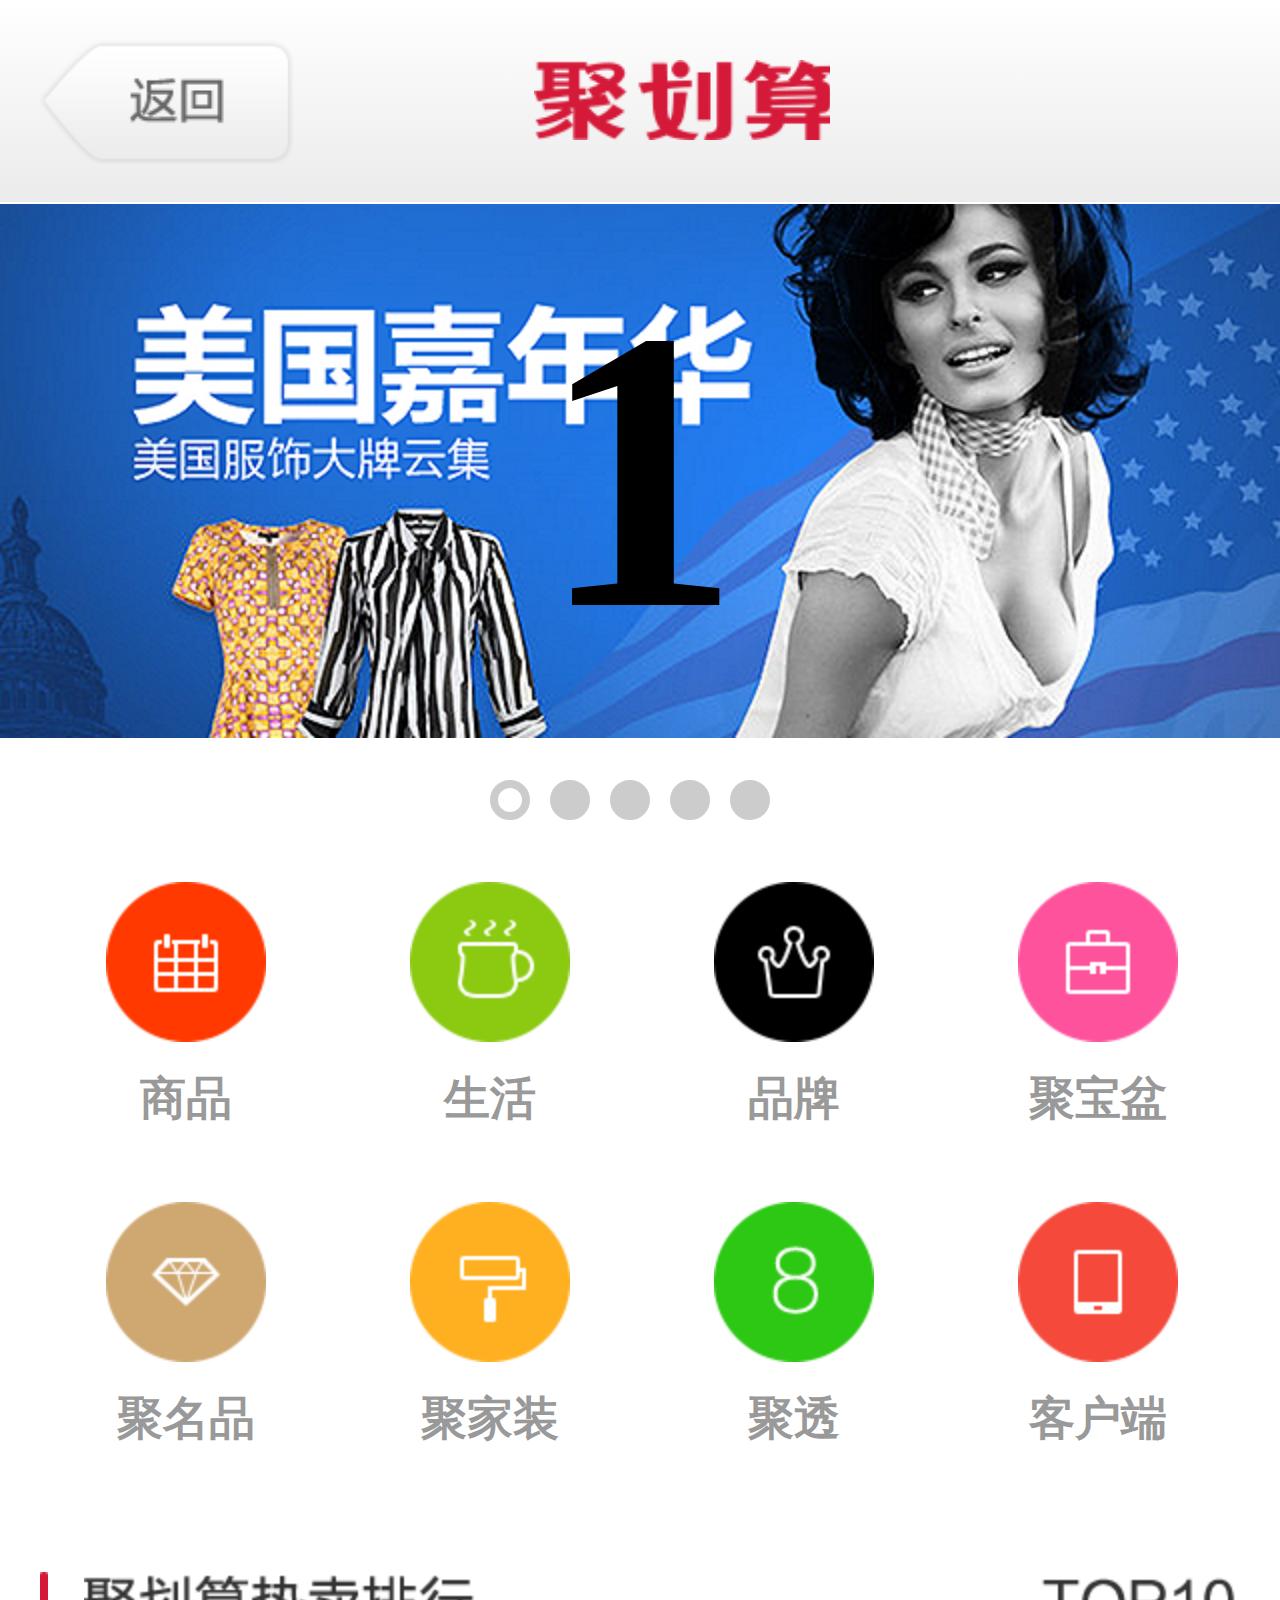
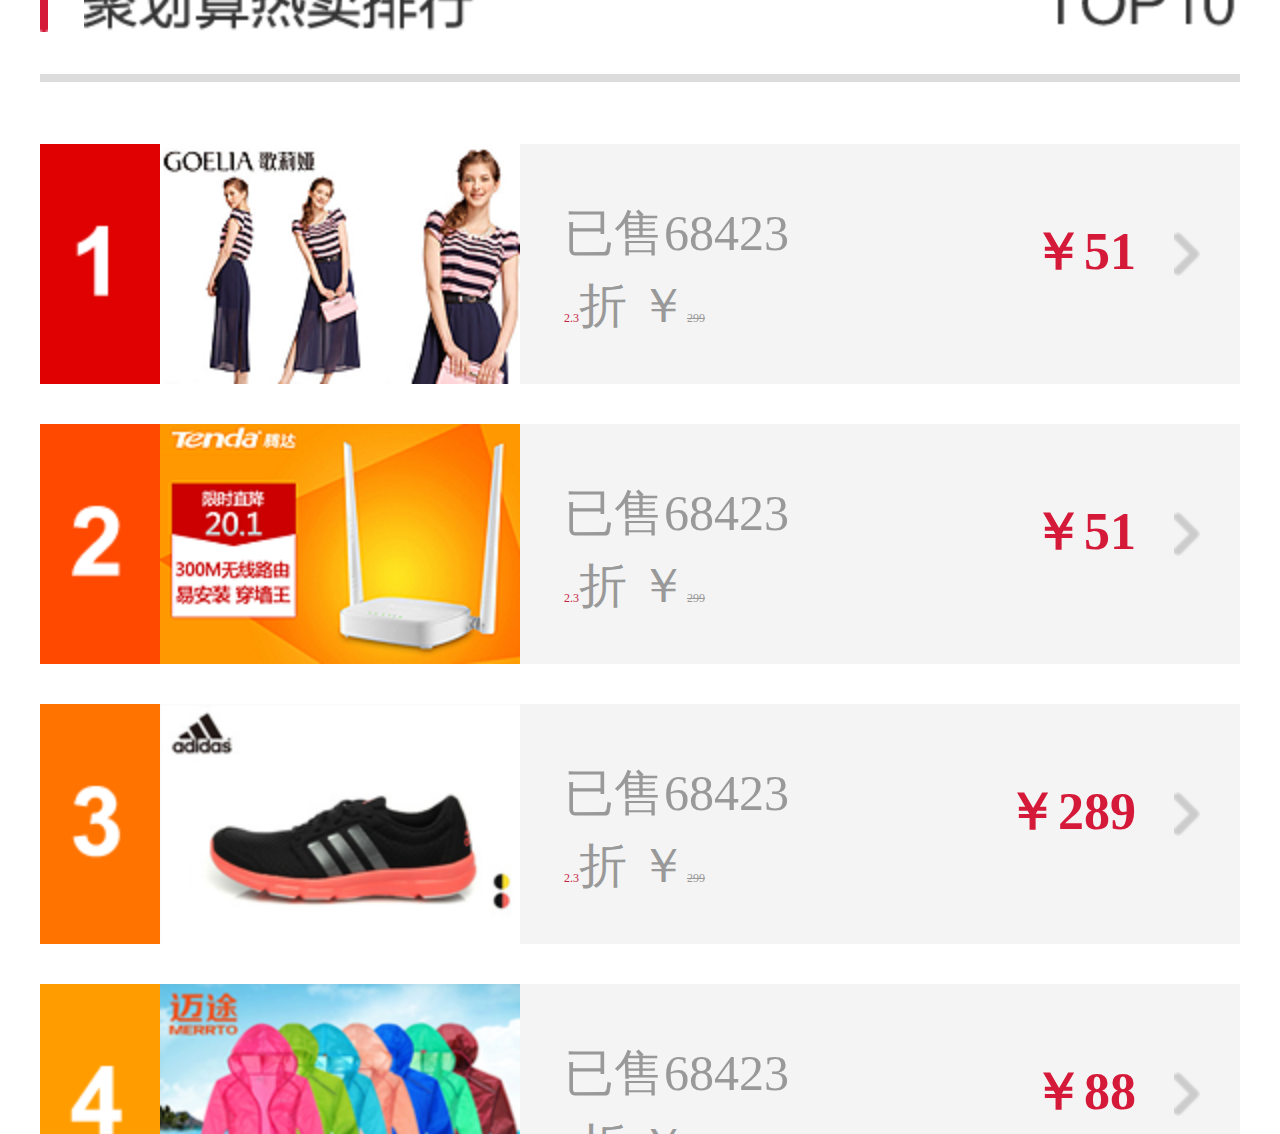
<file: index.html>
<!DOCTYPE html>
<html lang="en">
<head>
	<meta charset="UTF-8">
	<meta name="viewport" content="width=device-width, initial-scale=1.0, maximum-scale=1.0, user-scalable=0">
	<meta name="apple-mobile-web-app-capable" content="yes">
    <meta name="apple-mobile-web-app-status-bar-style" content="black">
    <meta name="format-detection" content="telephone=no">
	<title>聚划算</title>
	<script>
		;(function(win,doc){
			function change(){
				doc.documentElement.style.fontSize=doc.documentElement.clientWidth/16+'px';
				// doc.documentElement.style.fontSize=doc.documentElement.clientWidth*20/320+'px';
			}
			change();
			win.addEventListener('resize',change,false);
		})(window,document);
	</script>
	<link rel="stylesheet" type="text/css" href="css/base.css">
	<link rel="stylesheet" type="text/css" href="css/juhuasuan.css">
	<script src="js/juhuasuan.js"></script>
	<script></script>
</head>
<body>
	<header>
		<a href="jaxascript:;"></a>
		<h2></h2>
	</header>
	<section>
		<ul class="tab" id="tab">
			<li><a href="javascript:;">5</a></li>
			<li><a href="javascript:;">1</a></li>
			<li><a href="javascript:;">2</a></li>
			<li><a href="javascript:;">3</a></li>
			<li><a href="javascript:;">4</a></li>
			<li><a href="javascript:;">5</a></li>
			<li><a href="javascript:;">1</a></li>
		</ul>
		<div class="nex" id="next">
			<span class="on"></span>
			<span></span>
			<span></span>
			<span></span>
			<span></span>
		</div>
		<ul class="sort" id="list">
			<li>
				<a href="er.html?lisht=1" style="background:url(img/1.png) no-repeat; background-size: cover;" class="sort1"></a>
				<a href="er.html?lisht=1" class="sort2">商品</a>
			</li>
			<li>
				<a href="er.html?lisht=2" style="background:url(img/2.png) no-repeat; background-size: cover;" class="sort1"></a>
				<a href="er.html?lisht=2" class="sort2">生活</a>
			</li>
			<li>
				<a href="er.html?lisht=3" style="background:url(img/3.png) no-repeat; background-size: cover;" class="sort1"></a>
				<a href="er.html?lisht=3" class="sort2">品牌</a>
			</li>
			<li>
				<a href="er.html?lisht=4" style="background:url(img/4.png) no-repeat; background-size: cover;" class="sort1"></a>
				<a href="er.html?lisht=4" class="sort2">聚宝盆</a>
			</li>
			<li>
				<a href="er.html?lisht=1" style="background:url(img/5.png) no-repeat; background-size: cover;" class="sort1"></a>
				<a href="er.html?lisht=1" class="sort2">聚名品</a>
			</li>
			<li>
				<a href="er.html?lisht=2" style="background:url(img/6.png) no-repeat; background-size: cover;" class="sort1"></a>
				<a href="er.html?lisht=2" class="sort2">聚家装</a>
			</li>
			<li>
				<a href="er.html?lisht=3" style="background:url(img/7.png) no-repeat; background-size: cover;" class="sort1"></a>
				<a href="er.html?lisht=3" class="sort2">聚透</a>
			</li>
			<li>
				<a href="er.html?lisht=4" style="background:url(img/8.png) no-repeat; background-size: cover;" class="sort1"></a>
				<a href="er.html?lisht=4" class="sort2">客户端</a>
			</li>
		</ul>
		<div class="top">
			<span></span>
			<div></div>
			<p></p>
		</div>
		<ul class="hot">
			<li>
				<strong style="background: url(img/11.png) no-repeat #e00202;background-size:cover;"></strong>
				<img src="img/21.png">
				<div>
					<span class="hot1">已售68423</span>
					<span class="hot2"><span class="color">2.3</span>折&nbsp;￥<span class="color1">299</span></span>
					<span class="hot3">￥51<span style="background: url(img/bck4.png) no-repeat;background-size: cover;"></span></span>
				</div>
			</li>
			<li>
				<strong style="background: url(img/12.png) no-repeat #ff4800;background-size:cover;"></strong>
				<img src="img/22.png">
				<div>
					<span class="hot1">已售68423</span>
					<span class="hot2"><span class="color">2.3</span>折&nbsp;￥<span class="color1">299</span></span>
					<span class="hot3">￥51<span style="background: url(img/bck4.png) no-repeat;background-size: cover;"></span></span>
				</div>
			</li>
			<li>
				<strong style="background: url(img/13.png) no-repeat #ff7300;background-size:cover;"></strong>
				<img src="img/23.png">
				<div>
					<span class="hot1">已售68423</span>
					<span class="hot2"><span class="color">2.3</span>折&nbsp;￥<span class="color1">299</span></span>
					<span class="hot3">￥289<span style="background: url(img/bck4.png) no-repeat;background-size: cover;"></span></span>
				</div>
			</li>
			<li>
				<strong style="background: url(img/14.png) no-repeat #ff9d00;background-size:cover;"></strong>
				<img src="img/24.png">
				<div>
					<span class="hot1">已售68423</span>
					<span class="hot2"><span class="color">2.3</span>折&nbsp;￥<span class="color1">288</span></span>
					<span class="hot3">￥88<span style="background: url(img/bck4.png) no-repeat;background-size: cover;"></span></span>
				</div>
			</li>
			<li>
				<strong style="background: url(img/15.png) no-repeat #ffa800;background-size:cover;"></strong>
				<img src="img/25.png">
				<div>
					<span class="hot1">已售68423</span>
					<span class="hot2"><span class="color">2.3</span>折&nbsp;￥<span class="color1">299</span></span>
					<span class="hot3">￥199<span style="background: url(img/bck4.png) no-repeat;background-size: cover;"></span></span>
				</div>
			</li>
			<li>
				<strong style="background: url(img/16.png) no-repeat #ffb400;background-size:cover;"></strong>
				<img src="img/26.png">
				<div>
					<span class="hot1">已售68423</span>
					<span class="hot2"><span class="color">1.7</span>折&nbsp;￥<span class="color1">3299</span></span>
					<span class="hot3">￥588<span style="background: url(img/bck4.png) no-repeat;background-size: cover;"></span></span>
				</div>
			</li>
			<li>
				<strong style="background: url(img/17.png) no-repeat #ffba00;background-size:cover;"></strong>
				<img src="img/27.png">
				<div>
					<span class="hot1">已售68423</span>
					<span class="hot2"><span class="color">6.3</span>折&nbsp;￥<span class="color1">7665</span></span>
					<span class="hot3">￥4599<span style="background: url(img/bck4.png) no-repeat;background-size: cover;"></span></span>
				</div>
			</li>
			<li>
				<strong style="background: url(img/18.png) no-repeat #fcd000;background-size:cover;"></strong>
				<img src="img/28.png">
				<div>
					<span class="hot1">已售68423</span>
					<span class="hot2"><span class="color">2.3</span>折&nbsp;￥<span class="color1">299</span></span>
					<span class="hot3">￥51<span style="background: url(img/bck4.png) no-repeat;background-size: cover;"></span></span>
				</div>
			</li>
			<li>
				<strong style="background: url(img/19.png) no-repeat #ffd719;background-size:cover;"></strong>
				<img src="img/29.png">
				<div>
					<span class="hot1">已售68423</span>
					<span class="hot2"><span class="color">2.3</span>折&nbsp;￥<span class="color1">439</span></span>
					<span class="hot3">￥129<span style="background: url(img/bck4.png) no-repeat;background-size: cover;"></span></span>
				</div>
			</li>
			<li>
				<strong style="background: url(img/20.png) no-repeat #ffe152;background-size:cover;"></strong>
				<img src="img/30.png">
				<div>
					<span class="hot1">已售45423</span>
					<span class="hot2"><span class="color">2.8</span>折&nbsp;￥<span class="color1">299</span></span>
					<span class="hot3">￥9<span style="background: url(img/bck4.png) no-repeat;background-size: cover;"></span></span>
				</div>
			</li>
		</ul>
		<div class="more">更多划算 逛起来！</div>
		<div class="goods">
			<span class="goods1"></span>
			<ul>
				<li><a href="javascript:;" class="on">服饰</a></li>
				<li><a href="javascript:;">配饰</a></li>
				<li class="goods2"><a href="javascript:;">美妆</a></li>
				<li><a href="javascript:;">鞋包</a></li>
				<li><a href="javascript:;">食品</a></li>
				<li class="goods2"><a href="javascript:;" class="on">家居</a></li>
				<li><a href="javascript:;">运动</a></li>
				<li><a href="javascript:;" class="on">电器</a></li>
				<li class="goods2"><a href="javascript:;">百货</a></li>
				<li class="goods3"><a href="javascript:;">母婴</a></li>
				<li class="goods3"><a href="javascript:;">数码</a></li>
				<li class="goods2 goods3"><a href="javascript:;">更多</a></li>
			</ul>
		</div>
		<div class="more">精彩商品 逛起来！</div>
		<div class="goods">
			<span class="goods1 life"></span>
			<ul>
				<li><a href="javascript:;" class="on">美食</a></li>
				<li><a href="javascript:;">教育</a></li>
				<li class="goods2"><a href="javascript:;">酒店</a></li>
				<li><a href="javascript:;">电影</a></li>
				<li><a href="javascript:;">生活服务</a></li>
				<li class="goods2"><a href="javascript:;" class="on">卡券</a></li>
				<li><a href="javascript:;">摄影</a></li>
				<li><a href="javascript:;" class="on">粮油生鲜</a></li>
				<li class="goods2"><a href="javascript:;">门票</a></li>
				<li class="goods3"><a href="javascript:;">休闲娱乐</a></li>
				<li class="goods3"><a href="javascript:;"></a></li>
				<li class="goods3 goods2"><a href="javascript:;"></a></li>
			</ul>
		</div>
		<div class="more">品质生活 逛起来！</div>
		<div class="goods">
			<span class="goods1 brand"></span>
			<ul>
				<li><a href="javascript:;">七匹狼</a></li>
				<li><a href="javascript:;" class="on">粉红女…</a></li>
				<li class="goods2"><a href="javascript:;">卓诗尼</a></li>
				<li><a href="javascript:;" class="on">收纳博士</a></li>
				<li><a href="javascript:;">惠氏</a></li>
				<li class="goods2"><a href="javascript:;">夏乐</a></li>
				<li><a href="javascript:;">帕克伦</a></li>
				<li><a href="javascript:;">古今</a></li>
				<li class="goods2"><a href="javascript:;" class="on">九牧</a></li>
				<li class="goods3"><a href="javascript:;">诺奥</a></li>
				<li class="goods3"><a href="javascript:;">红豆</a></li>
				<li class="goods2 goods3"><a href="javascript:;">曼秀雷敦</a></li>
			</ul>
		</div>
		<div class="more">品牌折扣 逛起来！</div>
		<div class="cle">
			<a href="javascript:;" style="background:#38a4f1;">
				<span class="cle1" style="background:url(img/bck8.png) no-repeat;background-size:cover;"></span>
				<span class="cle2">IOS客户端</span>
			</a>
			<a href="javascript:;" style="background:#8bca11;">
				<span class="cle1" style="background:url(img/bck9.png) no-repeat;background-size:cover;"></span>
				<span class="cle2">安卓客户端</span>
			</a>
			<a href="javascript:;" style="background:#ff7404;">
				<span class="cle1" style="background:url(img/bck10.png) no-repeat;background-size:cover;"></span>
				<span class="cle2">意见反馈</span>
			</a>
		</div>
		<div class="reg">
			<span class="reg1">登录</span>
			<span class="reg2">注册</span>
			<span class="reg3"></span>
			<span class="reg4"></span>
		</div>
		<div class="end">
			<p class="end1">
				<a href="javascript:;">标准版</a>
				<a href="javascript:;">电脑版</a>
			</p>
			<p class="end2">©2013 浙B2-20080224 服务中心</p>
			<span class="end3"></span>
		</div>
	</section>
<!-- 	<footer>
		<div>
			<a href="javascript:;" style="background:url(img/bck14.png) no-repeat center center;background-size:cover;"></a>
			<a href="javascript:;" style="background:url(img/bck15.png) no-repeat center center;background-size:cover;"></a>
			<a href="javascript:;" style="background:url(img/bck16.png) no-repeat center center;background-size:cover;"></a>
			<a href="javascript:;" style="background:url(img/bck17.png) no-repeat center center;background-size:cover;"></a>
			<a href="javascript:;" style="background:url(img/bck18.png) no-repeat center center;background-size:cover;"></a>
		</div>
	</footer> -->
</body>
</html>
</file>
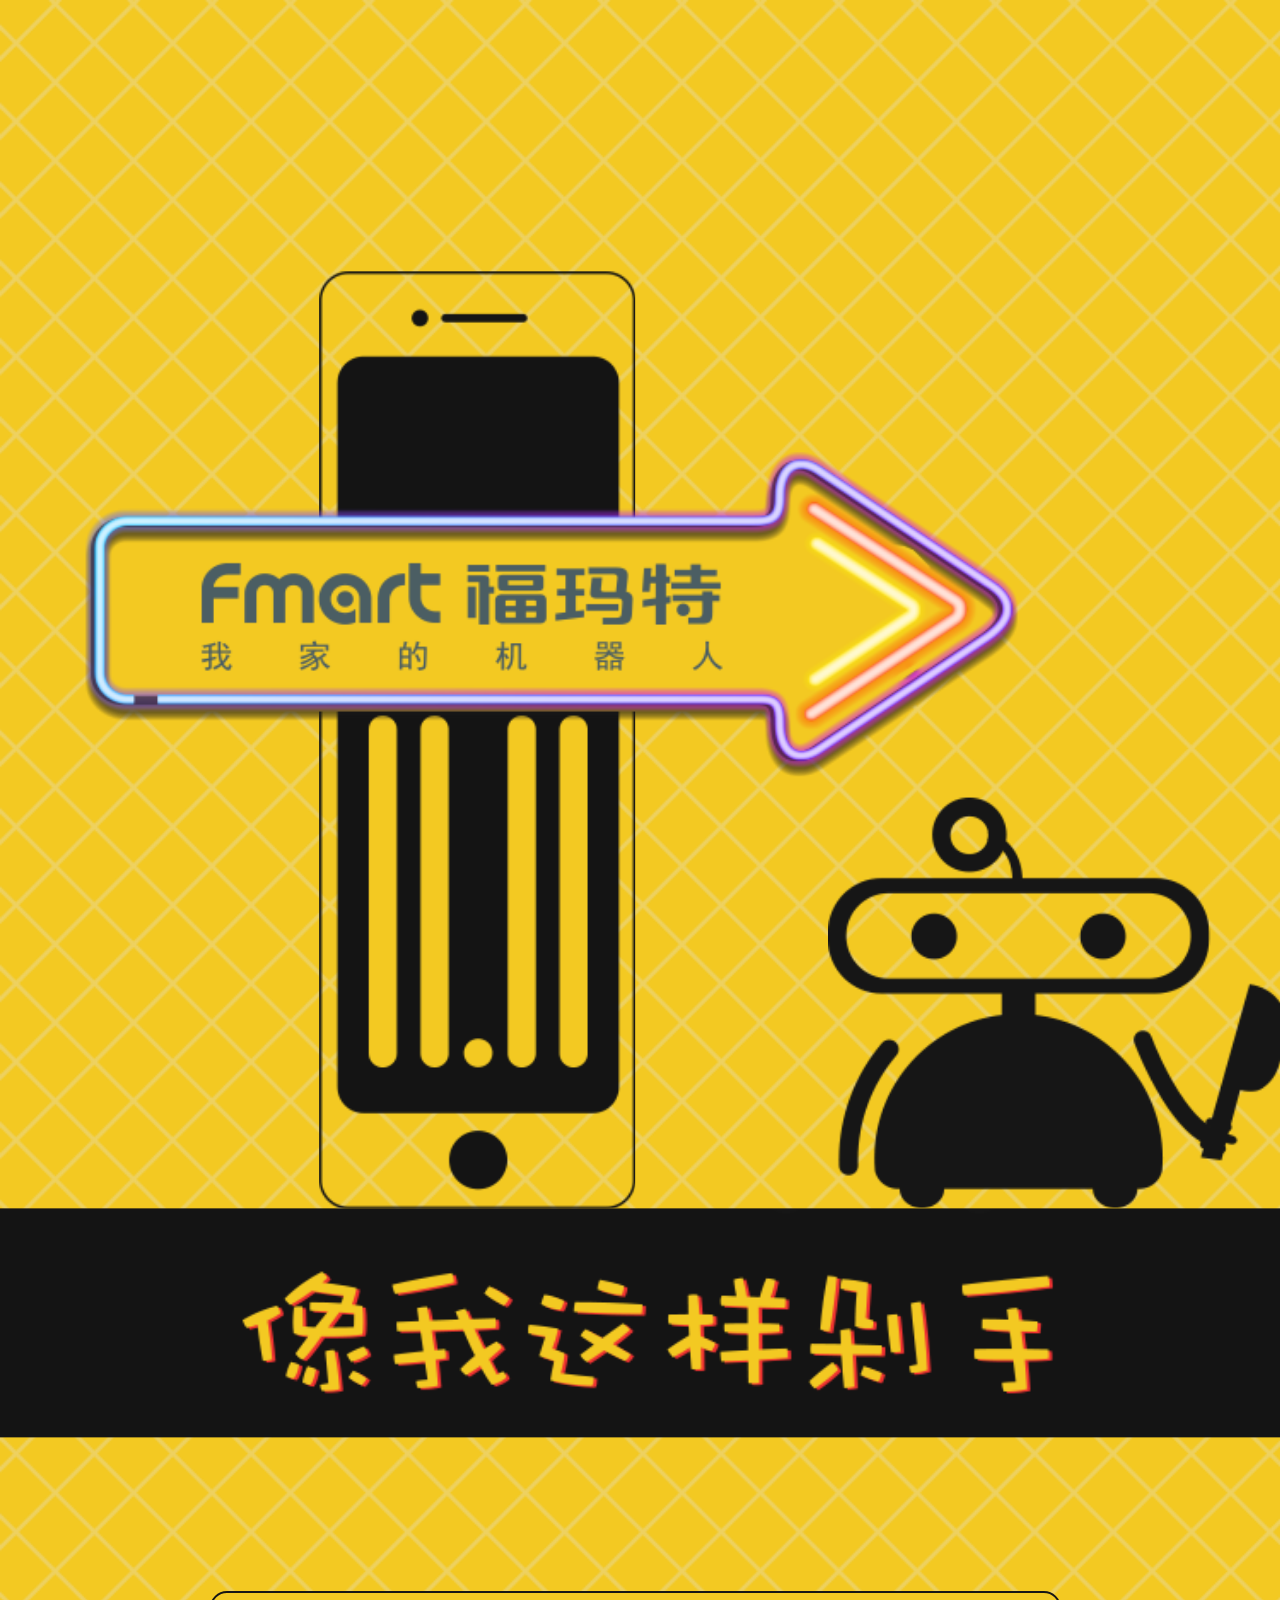
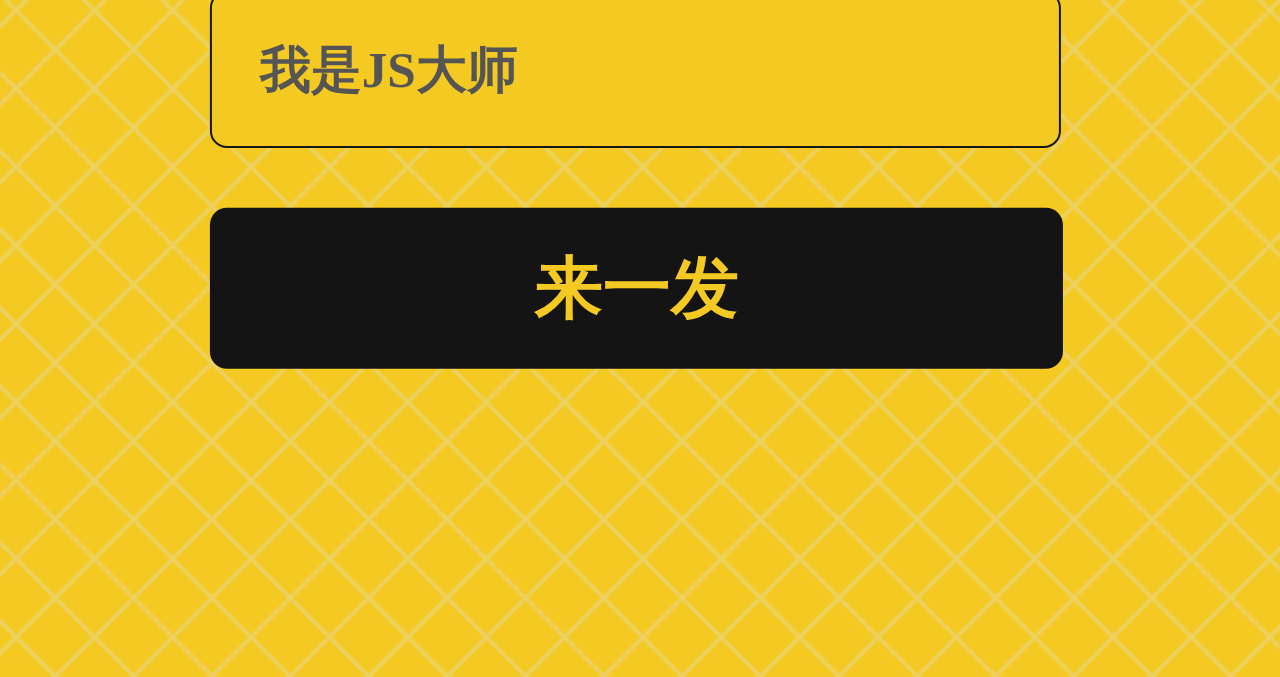
<file: ChopTheHand.html>
<!DOCTYPE html>
<html lang="en">
<head>
	<meta charset="UTF-8">
	<meta name="viewport" content="width=device-width,initial-scale=1.0,maximum-scale=1.0,user-scalable=0">
	<meta name="apple-mobile-web-app-capable" content="yes">
    <meta name="apple-mobile-web-app-status-bar-style" content="black">
    <meta name="format-detection" content="telephone=no">
	<title>剁手</title>
	<script>
		;(function(){
			function size(){
				document.documentElement.style.fontSize=document.documentElement.clientWidth/15+'px';
			}
			size();
			window.addEventListener('resize',size,false);
		})();
	</script>
	<style>
		*{
			padding: 0;
			margin: 0;
			list-style: none;
		}
		body{
			width: 15rem;
			height: 26.68rem;
			background: url(img/background1.png) no-repeat #f3c922;
			background-size: cover;
		}
		.body{
			width: 15rem;
			height: 26.68rem;
			overflow: hidden;
		}
		.body div{
			float: left;
		}
		.phone{
			width: 3.7rem;
			height: 10.98rem;
			background:url(img/chop2.png);
			background-size: cover;
			display: inline-block;
			transform:rotateY(0deg) translate(0rem,0rem);
			-webkit-transform-origin:center center;
		}
		.fmart{
			width: 10.92rem;
			height: 3.8rem;
			background:url(img/chop3.png);
			background-size: cover;
			transform: translate(-13rem,5.3rem);
		}
		.chop{
			width: 5.36rem;
			height: 4.8rem;
			background:url(img/chop1.png);
			background-size: cover;
			transform:rotate(0deg) translate(11.9rem,5.55rem);
			-webkit-transform-origin:center center;
			z-index: 10;
		}
		.likeChop{
			
			width: 15rem;
			height: 2.68rem;
			background: url(img/chop.png) no-repeat;
			background-size: cover;
			transform: translate(-14rem,14.08rem);
		}
		.JS{
			width: 9.92rem;
			height: 1.8rem;
			border: 2px solid #161616;
			border-radius: 0.2rem;
			background-color: #f3c922;
			transform: translate(2.46rem,26.68rem);
			font-size: 0.6rem;
			font-weight: bold;
			color: #555;
			text-indent: 0.56rem;
			line-height: 1.8rem;
		}
		.come{
			width: 10rem;
			height: 1.88rem;
			background-color: #141414;
			border-radius: 0.2rem;
			color:#f3c922;
			font-size: 0.8rem;
			font-weight: bold;
			font-family: '黑体';
			text-align: center;
			line-height: 1.88rem;
			transform:rotate(0deg) translate(2.46rem,26.68rem);
			-webkit-transform-origin:center center;
		}
	</style>
	<script>
		document.addEventListener('DOMContentLoaded',function(){			
			setTimeout(function(){
				var oBody=document.getElementById('body');
				var aDiv=oBody.getElementsByTagName('div');
				var count=0;
				var timer=null;
				aDiv[0].style.transition='1s all ease-out';
				aDiv[1].style.transition='1.5s all ease-out';
				aDiv[2].style.transition='2s all ease-out';
				aDiv[3].style.transition='1s all ease-out';
				aDiv[4].style.transition='1.5s all ease-out';
				aDiv[5].style.transition='2s all ease-out';
				//
				aDiv[0].style.transform='rotate(720deg) translate(3.74rem,3.18rem)';
				aDiv[1].style.transform='translate(-2.7rem,5.3rem)';
				// aDiv[2].style.transform='rotate(1080deg) translate(4.36rem,5.55rem)';
				aDiv[2].style.transform='rotate(1080deg) translate(6rem,5.55rem)';
				aDiv[3].style.transform='translate(0rem,3.18rem)';
				aDiv[4].style.transform='translate(2.46rem,4.98rem)';
				aDiv[5].style.transform='rotate(-720deg) translate(2.46rem,5.68rem)';
				// transitionend
				function move(){
					count=-4;
					aDiv[2].style.transform='translate('+count+'rem,5.55rem)';
					timer=setInterval(function(){
						clearInterval(timer);
						count=6;
						aDiv[2].style.transform='translate('+count+'rem,5.55rem)';
					},2000);
				}
				aDiv[2].addEventListener('transitionend',move,false);

			},1);
			
		},false);
	</script>
</head>
<body>
	<div class="body" id="body">
		<div class="phone"></div>
		<div class="fmart"></div>
		<div class="chop"></div>
		<div class="likeChop" id="likeChop"></div>
		<div class="JS">我是JS大师</div>
		<div class="come">来一发</div>
	</div>
	
</body>
</html>
</file>
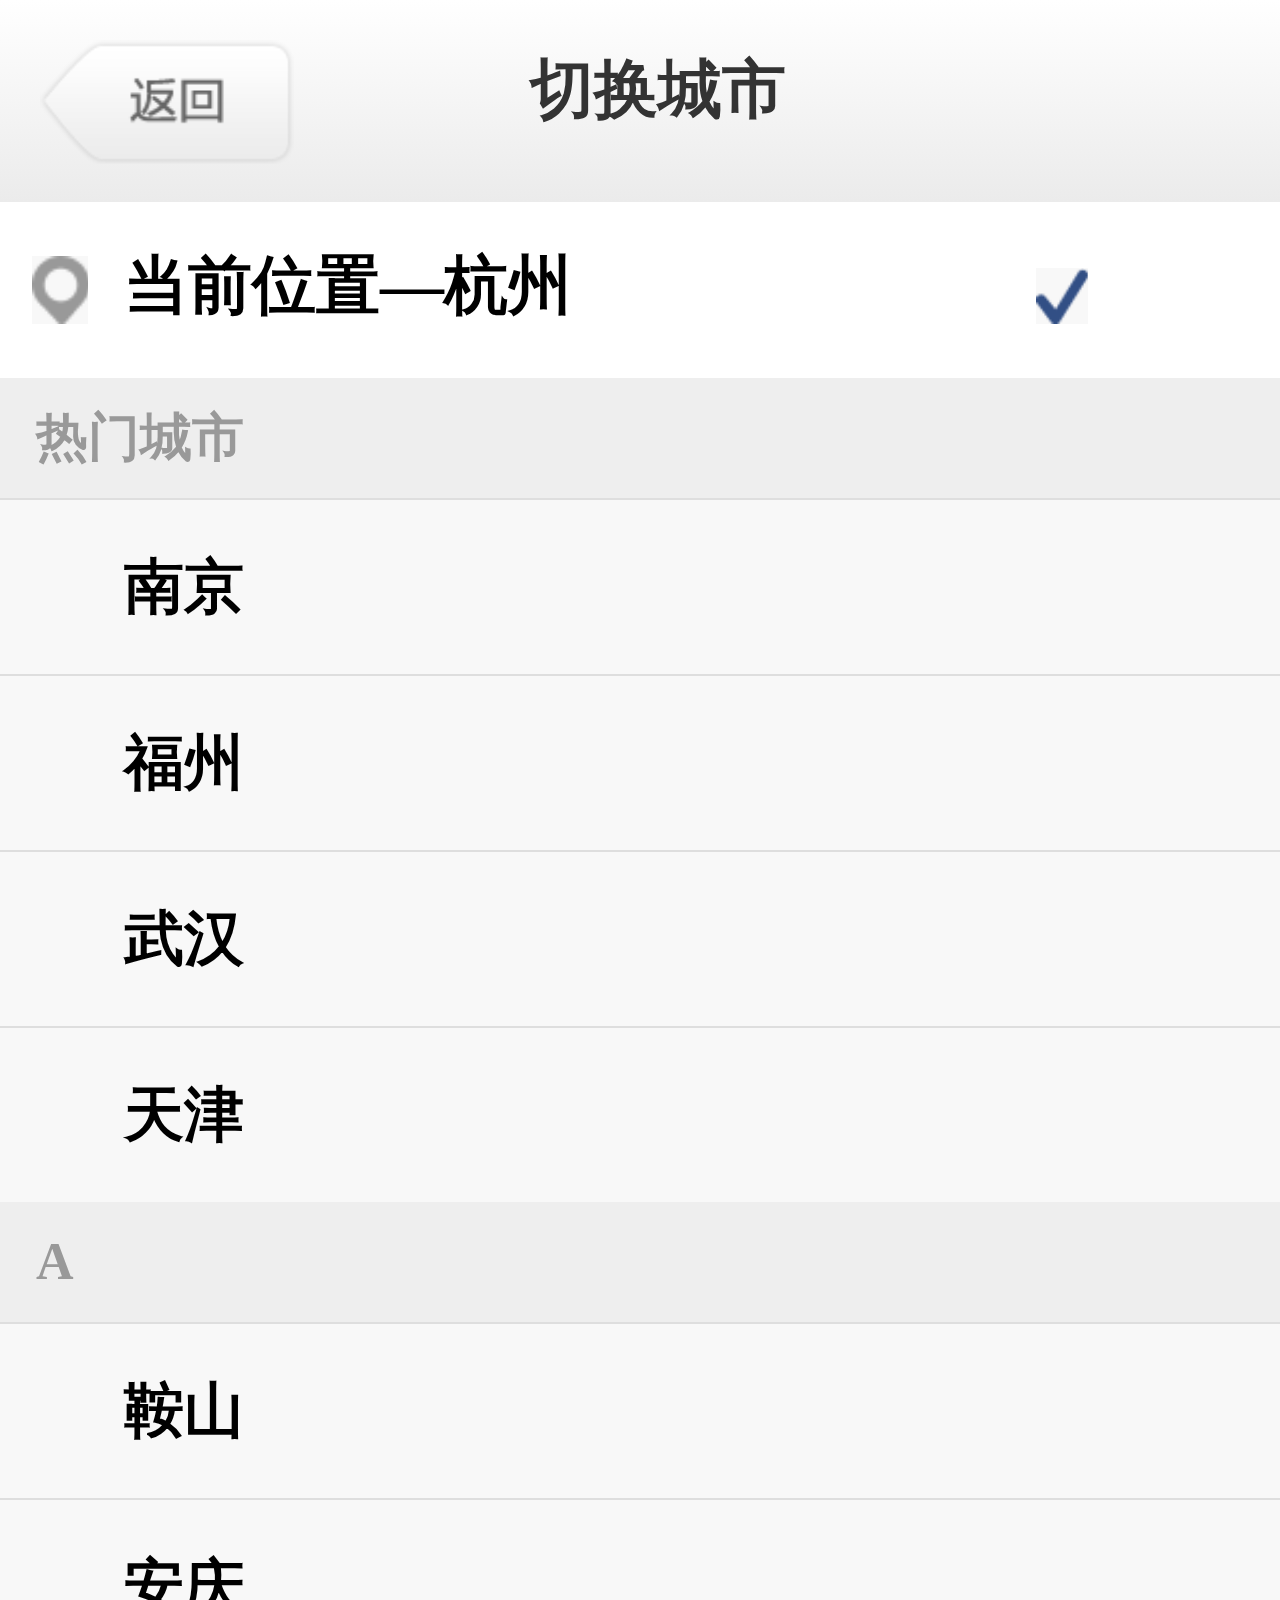
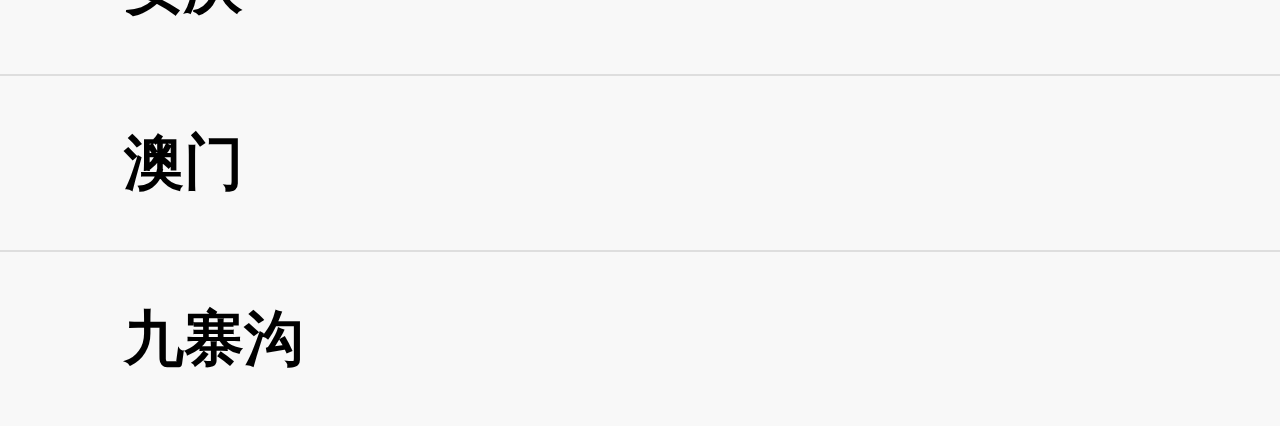
<file: city.html>
<!DOCTYPE html>
<html lang="en">
<head>
	<meta charset="UTF-8">
	<meta name="viewport" content="width=device-width, initial-scale=1.0, maximum-scale=1.0, user-scalable=0">
	<meta name="apple-mobile-web-app-capable" content="yes">
    <meta name="apple-mobile-web-app-status-bar-style" content="black">
    <meta name="format-detection" content="telephone=no">
	<title>聚划算生活团-城市选择</title>
	<script>
		;(function(win,doc){
			function change(){
				doc.documentElement.style.fontSize=doc.documentElement.clientWidth/16+'px';
				// doc.documentElement.style.fontSize=doc.documentElement.clientWidth*20/320+'px';
			}
			change();
			win.addEventListener('resize',change,false);
		})(window,document);
	</script>
	<link rel="stylesheet" type="text/css" href="css/base.css">
	<link rel="stylesheet" type="text/css" href="css/juhuasuan3.css">
	<script src='js/juhuasuan.js'></script>
</head>
<body>
	<header>
		<span class="left" id="CitySelect"></span>
		<h2>切换城市</h2>
	</header>
	<section id="CitySelect1">
		<div class="city">
			<span class="city1"></span>
			<span class="city2" id="CitySelect2">当前位置—杭州</span>
			<span class="city3"></span>
		</div>
		<dl>
			<dt class="city4">热门城市</dt>
			<dd class="city5">南京</dd>
			<dd class="city5">福州</dd>
			<dd class="city5">武汉</dd>
			<dd class="city5">天津</dd>
		</dl>
		<dl>
			<dt class="city4">A</dt>
			<dd class="city5">鞍山</dd>
			<dd class="city5">安庆</dd>
			<dd class="city5">澳门</dd>
			<dd class="city5">九寨沟</dd>
		</dl>
	</section>
</body>
</html>
</file>
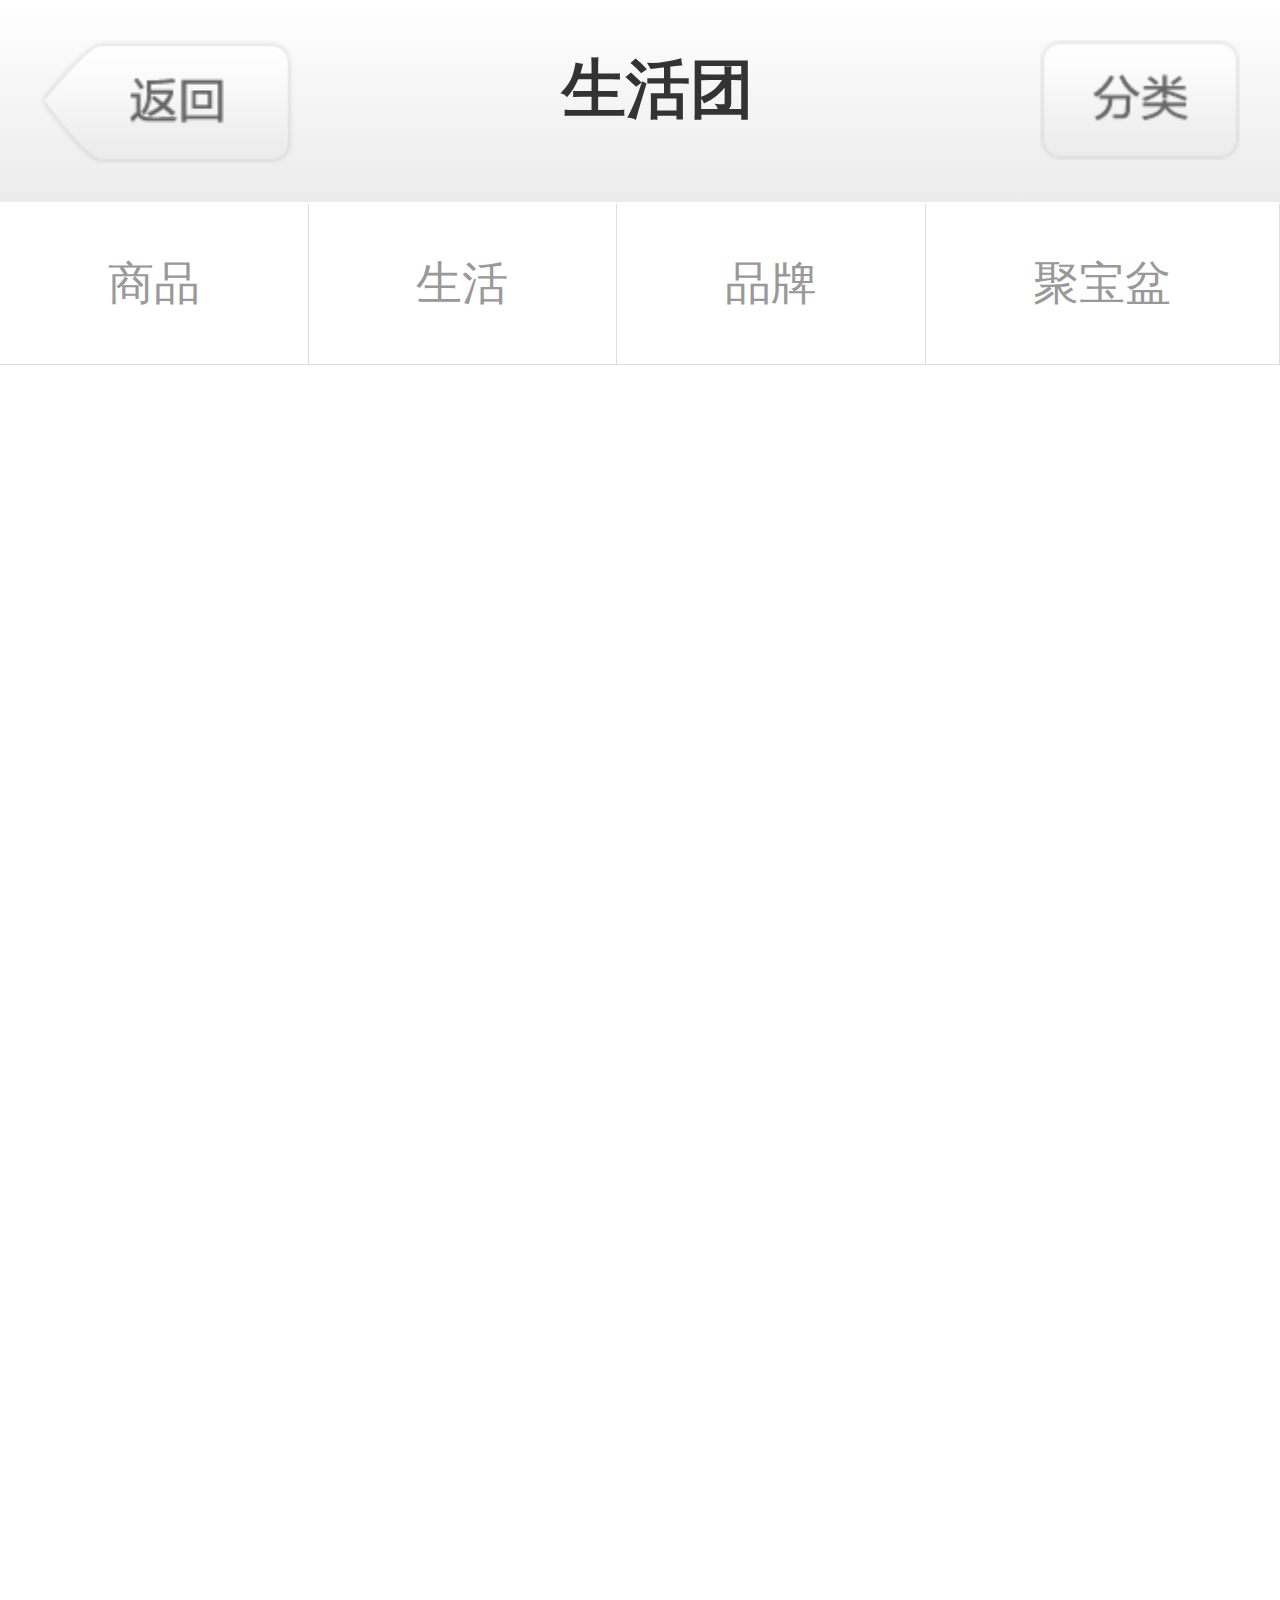
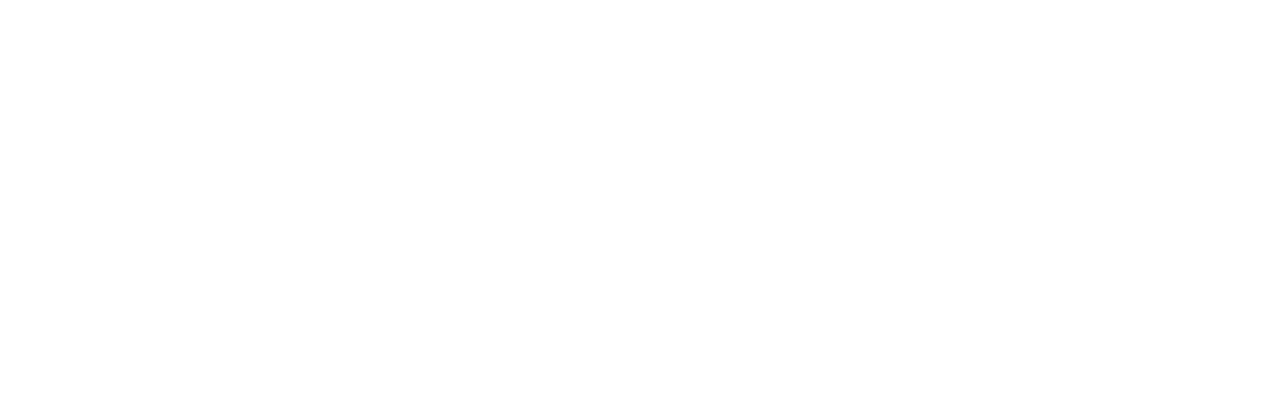
<file: er.html>
<!DOCTYPE html>
<html lang="en">
<head>
	<meta charset="UTF-8">
	<meta name="viewport" content="width=device-width, initial-scale=1.0, maximum-scale=1.0, user-scalable=0">
	<meta name="apple-mobile-web-app-capable" content="yes">
    <meta name="apple-mobile-web-app-status-bar-style" content="black">
    <meta name="format-detection" content="telephone=no">
	<title>聚划算</title>
	<script>
		;(function(win,doc){
			function change(){
				doc.documentElement.style.fontSize=doc.documentElement.clientWidth/16+'px';
				// doc.documentElement.style.fontSize=doc.documentElement.clientWidth*20/320+'px';
			}
			change();
			win.addEventListener('resize',change,false);
		})(window,document);
	</script>
	<link rel="stylesheet" type="text/css" href="css/base.css">
	<link rel="stylesheet" type="text/css" href="css/juhuasuan2.css">
	<link rel="stylesheet" type="text/css" href="css/pinpai1.css">
	<link rel="stylesheet" type="text/css"  href="css/jubaopen1.css">
	<script src="js/juhuasuan.js"></script>
</head>
<body>
	<header>
		<a href="index.html" class="left"></a>
		<h2 class="on" id="live">生活团</h2>
		<a href="javascript:;" class="right" id="right"></a>
		<footer id="footer">
			<div class="scan" id="scan">>></div>
			<div class="scan1">
				<div class="scan2" id="scan2">
					<a href="javascript:;">分类</a>
					<a href="javascript:;" class="on">地区</a>
				</div>
				<ul class="scan3" style="display:block;">
					<li><a href="javascript:;">全部</a></li>
					<li><a href="javascript:;">摄影</a></li>
					<li><a href="javascript:;">美食</a></li>
					<li><a href="javascript:;">培训</a></li>
					<li><a href="javascript:;">休闲</a></li>
					<li><a href="javascript:;">旅游</a></li>
					<li><a href="javascript:;">电影</a></li>
					<li><a href="javascript:;">酒店</a></li>
					<li><a href="javascript:;">生活服务</a></li>
					<li><a href="javascript:;">粮油生鲜</a></li>
					<li><a href="javascript:;">丽人</a></li>
					<li><a href="javascript:;">汽车服务</a></li>
					<li><a href="javascript:;">卡券</a></li>
					<li><a href="javascript:;">通讯</a></li>
					<li><a href="javascript:;">房产汽车</a></li>
				</ul>
				<div class="city" id="city">
					<span class="city1">杭州</span>
					<a href="city.html">
						<span class="city2" id="city1">切换城市 ></span>
					</a>
				</div>
				<ul class="scan3">
					<li class="on">
						<a href="javascript:;" class="on">全部</a>
						<a href="javascript:;" class="on">建德市</a>
					</li>
					<li class="on">
						<a href="javascript:;" class="on">上城区</a>
						<a href="javascript:;" class="on">富阳市</a>
					</li>
					<li class="on">
						<a href="javascript:;" class="on">下城区</a>
						<a href="javascript:;" class="on">临安市</a>
					</li>
					<li class="on">
						<a href="javascript:;" class="on">江干区</a>
						<a href="javascript:;" class="on">桐庐县</a>
					</li>
					<li class="on">
						<a href="javascript:;" class="on">拱野区</a>
						<a href="javascript:;" class="on">淳安县</a>
					</li>
					<li class="on">
						<a href="javascript:;" class="on">西湖区</a>
						<a href="javascript:;" class="on">其他区</a>
					</li>
					<li class="on"><a href="javascript:;" class="on">滨江区</a></li>
					<li class="on"><a href="javascript:;" class="on">萧山区</a></li>
					<li class="on"><a href="javascript:;" class="on">余杭区</a></li>
				</ul>
			</div>
		</footer>
	</header>
	<section>
		<div class="sort" id="sort">
			<a href="javascript:;" class="sort1 om">商品</a>
			<a href="javascript:;" class="sort1">生活</a>
			<a href="javascript:;" class="sort1">品牌</a>
			<a href="javascript:;" class="sort1 on">聚宝盆</a>
		</div>
		<div id="list1">
			<ul class="sort2" style="display: block;">
				<li class="sort3">
					<div class="sort4">
						<img src="img/j1.png">
					</div>
					<div class="sort5">
						<p class="sort6">
							<span>1.2折</span>
							新田园，林下散养草鸡蛋 40枚 纯天然无污
						</p>
						<p  class="sort7">
							<span class="sort8">￥
								<span>51</span>.00
							</span>
							<span class="sort9">￥96.00</span>
						</p>
						<span class="sort10">1240人已购买</span>
					</div>
				</li>
				<li class="sort3">
					<div class="sort4">
						<img src="img/j2.png">
					</div>
					<div class="sort5">
						<p class="sort6">
							<span>1.2折</span>
							香港九龙东智选假日酒店高级房1晚+2份…
						</p>
						<p  class="sort7">
							<span class="sort8">￥
								<span>770</span>.00
							</span>
							<span class="sort9">￥3088.00</span>
						</p>
						<span class="sort11">预下单</span>
					</div>
				</li>
				<li class="sort3">
					<div class="sort4">
						<img src="img/j3.png">
					</div>
					<div class="sort5">
						<p class="sort6">
							<span>1.2折</span>
							帅康TA2W欧式油烟机+019B2燃气灶
						</p>
						<p  class="sort7">
							<span class="sort8">￥
								<span>2468</span>.00
							</span>
							<span class="sort9">￥3304.00</span>
						</p>
						<span class="sort10">140人已购买</span>
					</div>
				</li>
				<li class="sort3">
					<div class="sort4">
						<img src="img/j4.png">
					</div>
					<div class="sort5">
						<p class="sort6">
							<span>1.2折</span>
							云水谣主题餐厅塘河店赏原生态云贵特…
						</p>
						<p  class="sort7">
							<span class="sort8">￥
								<span>26</span>.00
							</span>
							<span class="sort9">￥24.00</span>
						</p>
						<span class="sort11 on">还有机会</span>
					</div>
				</li>
			</ul>
			<ul class="sort2">
				<li class="sort3">
					<div class="sort4">
						<img src="img/j5.png">
					</div>
					<div class="sort5">
						<p class="sort6">
							全网超低价，仅25.9元抢市场价69元荣庆和正宗…
						</p>
						<p  class="sort7">
							<span class="sort8">￥
								<span>25</span>.90
							</span>
							<span class="sort9">￥58.80</span>
						</p>
						<span class="sort10">1240人已购买</span>
					</div>
				</li>
				<li class="sort3">
					<div class="sort4">
						<img src="img/j2.png">
					</div>
					<div class="sort5">
						<p class="sort6">
							香港九龙东智选假日酒店高级房1晚+2份自助早餐
						</p>
						<p  class="sort7">
							<span class="sort8">￥
								<span>770</span>.00
							</span>
							<span class="sort9">￥3088.00</span>
						</p>
						<span class="sort11">预下单</span>
					</div>
				</li>
				<li class="sort3">
					<div class="sort4">
						<img src="img/j6.png">
					</div>
					<div class="sort5">
						<p class="sort6">
							最美新娘婚纱套餐：共12套服装变换美丽身姿搭…
						</p>
						<p  class="sort7">
							<span class="sort8">￥
								<span>2380</span>.00
							</span>
							<span class="sort9">￥3304.00</span>
						</p>
						<span class="sort10">140人已购买</span>
					</div>
				</li>
				<li class="sort3">
					<div class="sort4">
						<img src="img/j7.png">
					</div>
					<div class="sort5">
						<p class="sort6">
							【厦门热恋】【厦门旺季双人自由行，前5名返…
						</p>
						<p  class="sort7">
							<span class="sort8">￥
								<span>1210</span>.00
							</span>
							<span class="sort9">￥2234.00</span>
						</p>
						<span class="sort11 on">还有机会</span>
					</div>
				</li>
			</ul>
			<ul class="tag" id="tag">
				<li>
					<a href="pinpai.html">
						<span class="tag1" style="background:url(img/j11.png) no-repeat; background-size: cover;"></span>
						<span class="tag2" style="background:url(img/j8.png) no-repeat; background-size:cover;"></span>
					</a>
					
				</li>
				<li>
					<a href="javascript:;">
						<span class="tag1" style="background:url(img/j12.png) no-repeat; background-size: cover;"></span>
						<span class="tag2" style="background:url(img/j9.png) no-repeat; background-size:cover;"></span>
					</a>
				</li>
				<li>
					<a href="javascript:;">
						<span class="tag1" style="background:url(img/j13.png) no-repeat; background-size: cover;"></span>
						<span class="tag2" style="background:url(img/j10.png) no-repeat; background-size:cover;"></span>
					</a>
				</li>
			</ul>			
			<ul class="jewel2">
				<li>
					<div class="jewel"></div>
					<div class="jewel1">
						<span class="on"></span>
						<span></span>
						<span></span>
						<span></span>
						<span></span>
					</div>
				</li>
				<li class="jewel3">
					<span class="jewel4" style="background: url(img/j19.png) no-repeat; background-size: cover;"></span>
					<div class="jewel5">
						<span style="background:url(img/j22.png) no-repeat; background-size:cover;"></span>
						<p>轻奢购物第一站</p>
					</div>
					<span class="jewel6">></span>
				</li>
				<li class="jewel3">
					<span class="jewel4" style="background: url(img/j20.png) no-repeat; background-size: cover;"></span>
					<div class="jewel5">
						<span style="background:url(img/j23.png) no-repeat; background-size:cover;"></span>
						<p>家装一起团 费用省一半！</p>
					</div>
					<span class="jewel6">></span>
				</li>
				<li class="jewel3">
					<span class="jewel4" style="background: url(img/j21.png) no-repeat; background-size: cover;"></span>
					<div class="jewel5">
						<span style="background:url(img/j24.png) no-repeat; background-size:cover;"></span>
						<p>每晚8点 预定明日商品</p>
					</div>
					<span class="jewel6">></span>
				</li>
			</ul>
		</div>
	</section>
</body>
</html>
</file>
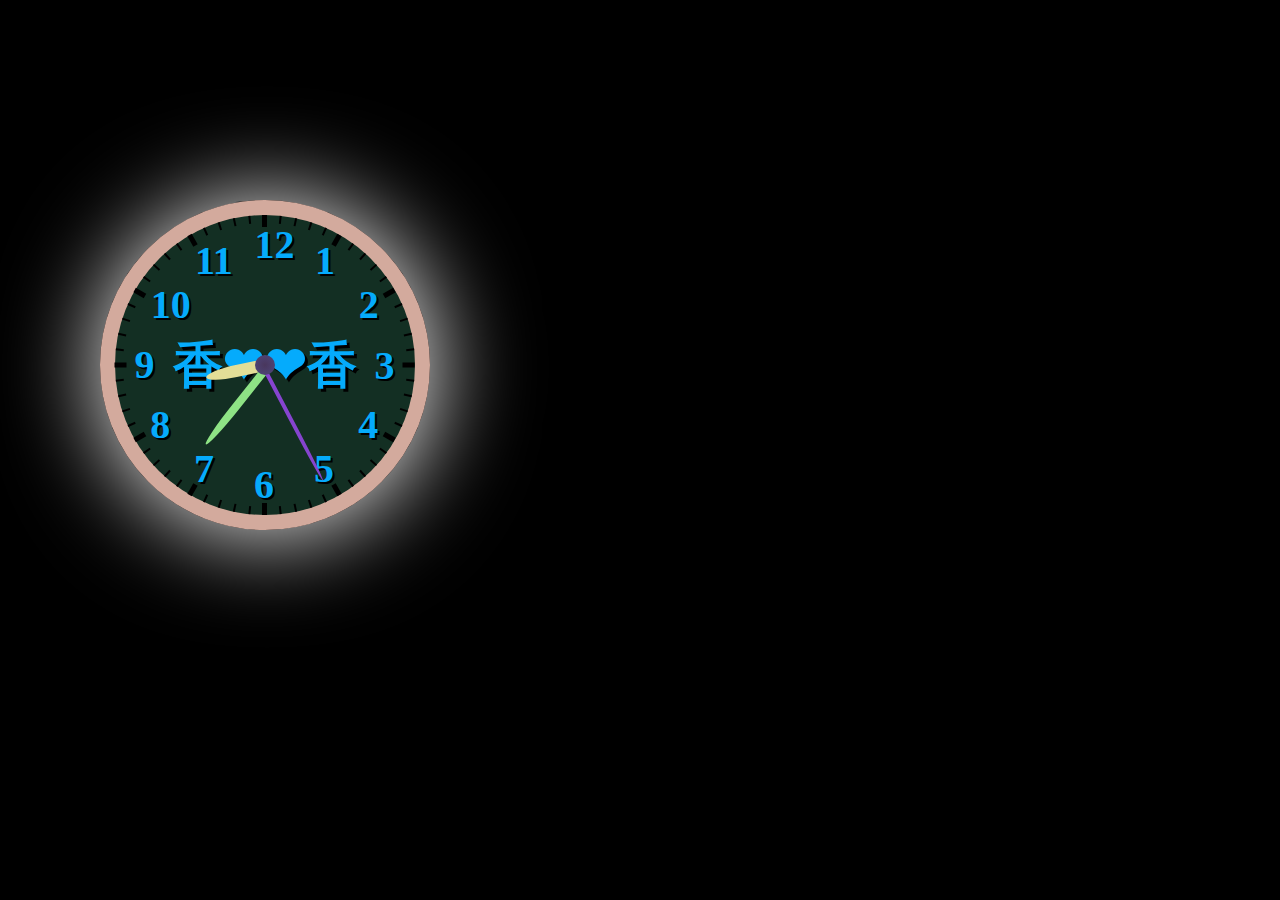
<file: index1.html>
<!DOCTYPE html>
<html lang="en">
<head>
	<meta charset="UTF-8">
	<meta name="viewport" content="width=device-width, initial-scale=1.0, maximum-scale=1.0, user-scalable=0">
	<title>Document</title>
	<script>
	</script>
	<style>
		*{
			padding: 0;
			margin: 0;
		}
		body{
			background: #000;
		}
		#div{
			position: absolute;
			left: 100px;
			top: 100px;
			width: 300px;
			height: 300px;
			border: 15px solid #000;
			border-radius: 50%;
			box-shadow: 2px 2px 100px #FFF;
			margin: 100px auto;
			text-align: center;
			line-height: 300px;
			font-size: 50px;
			font-weight: bold;			
			text-shadow: 3px 3px #000;
		}
		#div .hour{
			position: absolute;
			top: 50%;
			left: 50%;
			margin-left: -6px;
			margin-top: -60px;
			width: 12px;
			height: 60px;
			background: #000;
			border-radius: 50% 50% 0 0;
			transform-origin:bottom center;
		}
		#div .min{
			position: absolute;
			top: 50%;
			left: 50%;
			margin-left: -4px;
			margin-top: -90px;
			width: 8px;
			height: 95px;
			background: #000;
			border-radius: 50% 50% 0 0;
			transform-origin:bottom center;
		}
		#div .sec{
			position: absolute;
			top: 50%;
			left: 50%;
			margin-left: -2px;
			margin-top: -120px;
			width: 4px;
			height: 125px;
			background: red;
			border-radius: 50% 50% 0 0;
			transform-origin:bottom center;
			z-index: 7;
		}
		#div .odd{
			position: absolute;
			top: 50%;
			left: 50%;
			margin-left: -10px;
			margin-top: -10px;
			width: 20px;
			height: 20px;
			background: -webkit-radial-gradient(#ccc,#000);
			border-radius: 50%;
			z-index: 8;
		}
		#div span{
			position: absolute;
			top: 0;
			left: 50%;
			width: 2px;
			height: 8px;
			margin-left: -1px;
			background: #000;
			transform-origin: center 150px;
		}
		#div span.on{
			width: 5px;
			height: 12px;
			margin-left: -3px;
		}
		#div span b{
			position: absolute;
			top: 20px;
			left: 50%;
			width: 20px;
			height: 20px;
			text-align: center;
			line-height: 20px;
			margin-left: -10px;
			font-size: 40px;
			text-shadow: 2px 2px #000;
		}
	</style>
	<script>
		function rnd(n,m){
			return parseInt(Math.random()*(m-n)+n);
		}
		window.onload=function(){
			var oDiv=document.getElementById('div');
			var H=document.querySelector('.hour');
			var M=document.querySelector('.min');
			var S=document.querySelector('.sec');
			var D=document.querySelector('.odd');
			var aSpan=document.getElementsByTagName('span');
			var aB=document.getElementsByTagName('b');
			function clock(){
				var oDate=new Date();
				var oH=oDate.getHours();
				var oM=oDate.getMinutes();
				var oS=oDate.getSeconds();
				var oMs=oDate.getMilliseconds();
				H.style.transform='rotate('+(oH*30+oM/60*30)+'deg)';
				M.style.transform='rotate('+(oM*6+oS/60*6)+'deg)';
				S.style.transform='rotate('+(oS*6+oMs/1000*6)+'deg)';
			}
			function color(){
				H.style.background='rgb('+rnd(0,256)+','+rnd(0,256)+','+rnd(0,256)+')';
				M.style.background='rgb('+rnd(0,256)+','+rnd(0,256)+','+rnd(0,256)+')';
				S.style.background='rgb('+rnd(0,256)+','+rnd(0,256)+','+rnd(0,256)+')';
				D.style.background='-webkit-radial-gradient(rgb('+rnd(0,256)+','+rnd(0,256)+','+rnd(0,256)+'),rgb('+rnd(0,256)+','+rnd(0,256)+','+rnd(0,256)+'))';
				oDiv.style.background='rgba('+rnd(0,256)+','+rnd(0,256)+','+rnd(0,256)+',0.3)';
				oDiv.style.color='rgb('+rnd(0,256)+','+rnd(0,256)+','+rnd(0,256)+')';
				oDiv.style.border='15px solid rgb('+rnd(0,256)+','+rnd(0,256)+','+rnd(0,256)+')';
				for(var i=0;i<aB.length;i++){
					aB[i].style.color='rgb('+rnd(0,256)+','+rnd(0,256)+','+rnd(0,256)+')';
				}
				for(var i=0;i<aSpan.length;i++){
					aSpan[i].style.background='rgb('+rnd(0,256)+','+rnd(0,256)+','+rnd(0,256)+')';
				}				
			}
			clock();
			color();
			var timer1=setInterval(clock,1000);
			var timer2=setInterval(color,1000);

			//
			for(var i=0;i<60;i++){
				var oSpan=document.createElement('span');
				oSpan.style.transform='rotate('+(i*6)+'deg)';
				if(i%5==0){
					oSpan.classList='on';
					oSpan.innerHTML='<b>'+(i==0?12:i/5)+'</b>';
					oSpan.children[0].style.transform='rotate('+(-i*6)+'deg)';
				}
				oDiv.appendChild(oSpan);
			}
			oDiv.onmousedown=function(ev){
				var oEvent=ev || event;
				var disX=oEvent.clientX-oDiv.offsetLeft;
				var disY=oEvent.clientY-oDiv.offsetTop;
				document.onmousemove=function(ev){
					var oEvent=ev || event;
					var l=oEvent.clientX-disX;
					var t=oEvent.clientY-disY;
					oDiv.style.left=l+'px';
					oDiv.style.top=t+'px';
				}
				document.onmouseup=function(){
					document.onmousemove=null;
					document.onmouseup=null;
				}
				return false;
			}
		}
	</script>
</head>
<body>
	<div id="div">
		香❤❤香
		<div class="hour"></div>
		<div class="min"></div>
		<div class="sec"></div>
		<div class="odd"></div>
		<!-- <span>
			<b>12</b>
		</span> -->
	</div>
</body>
</html>
</file>
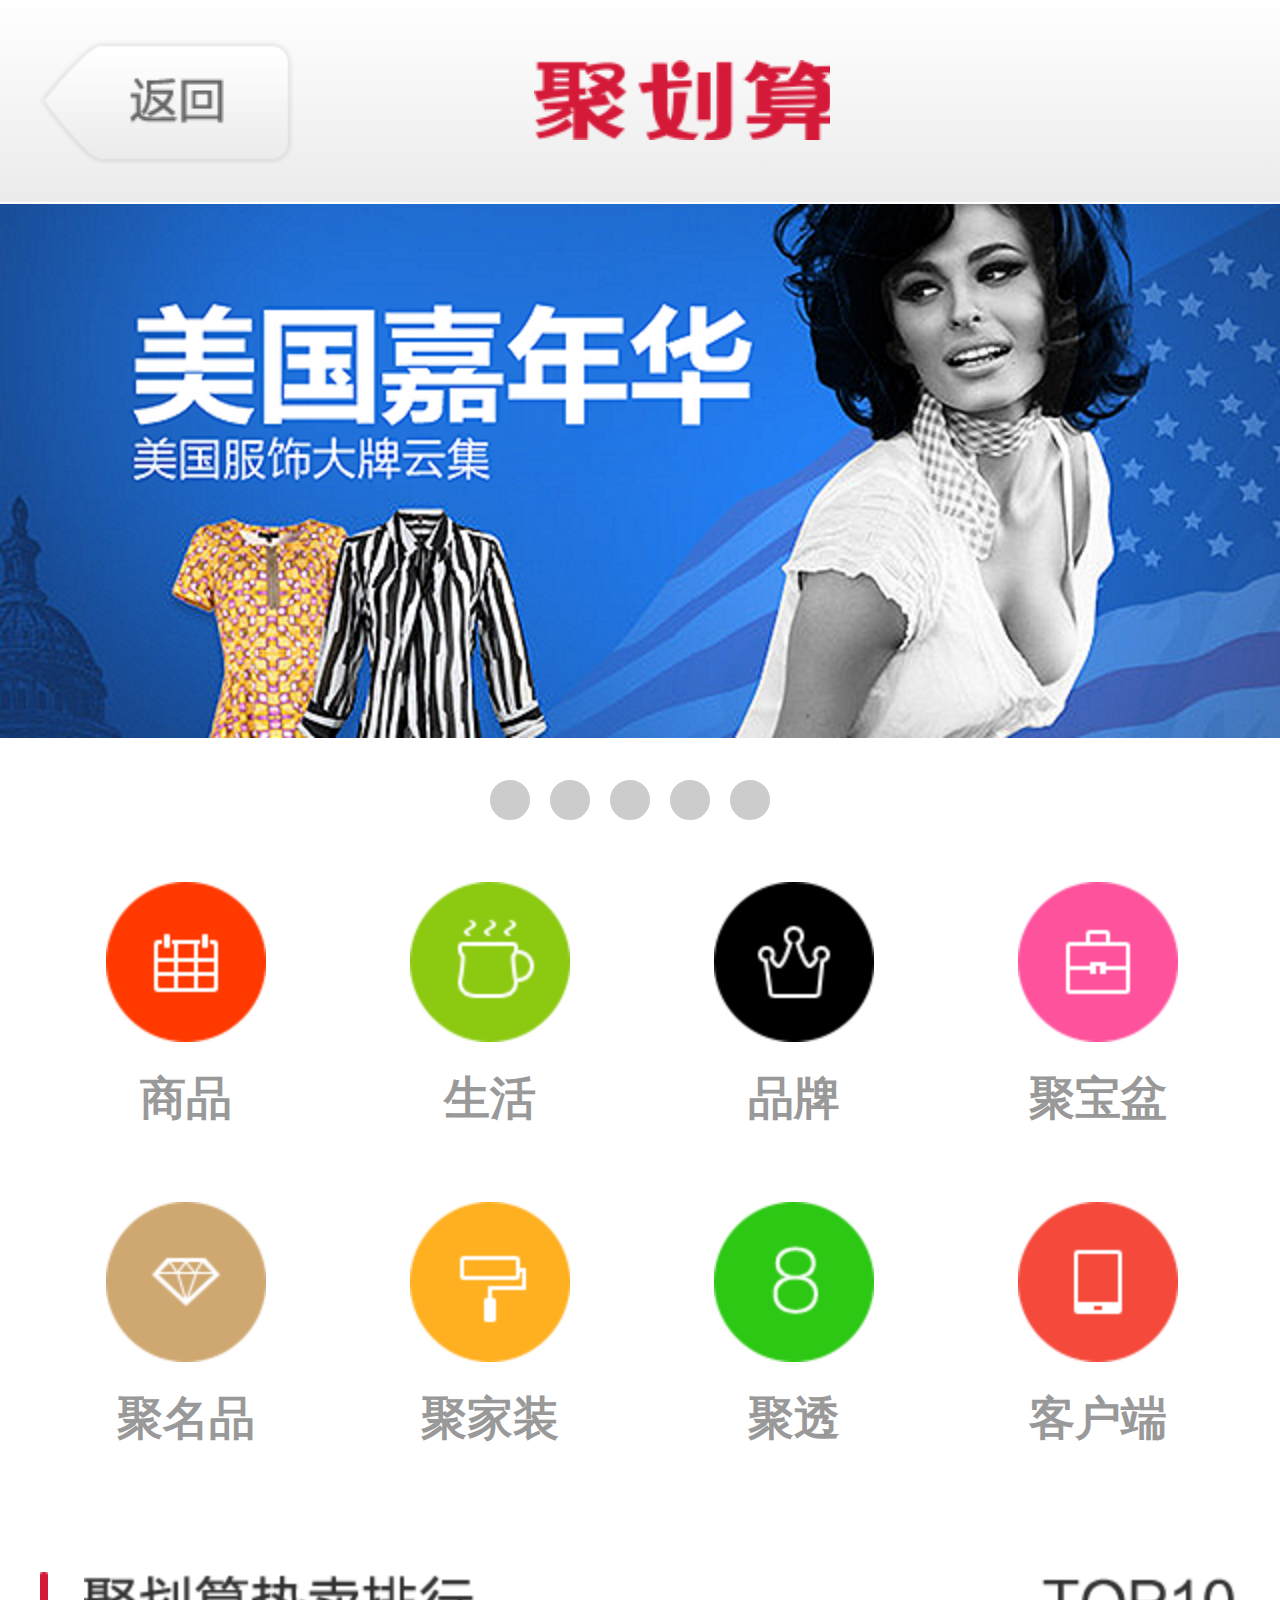
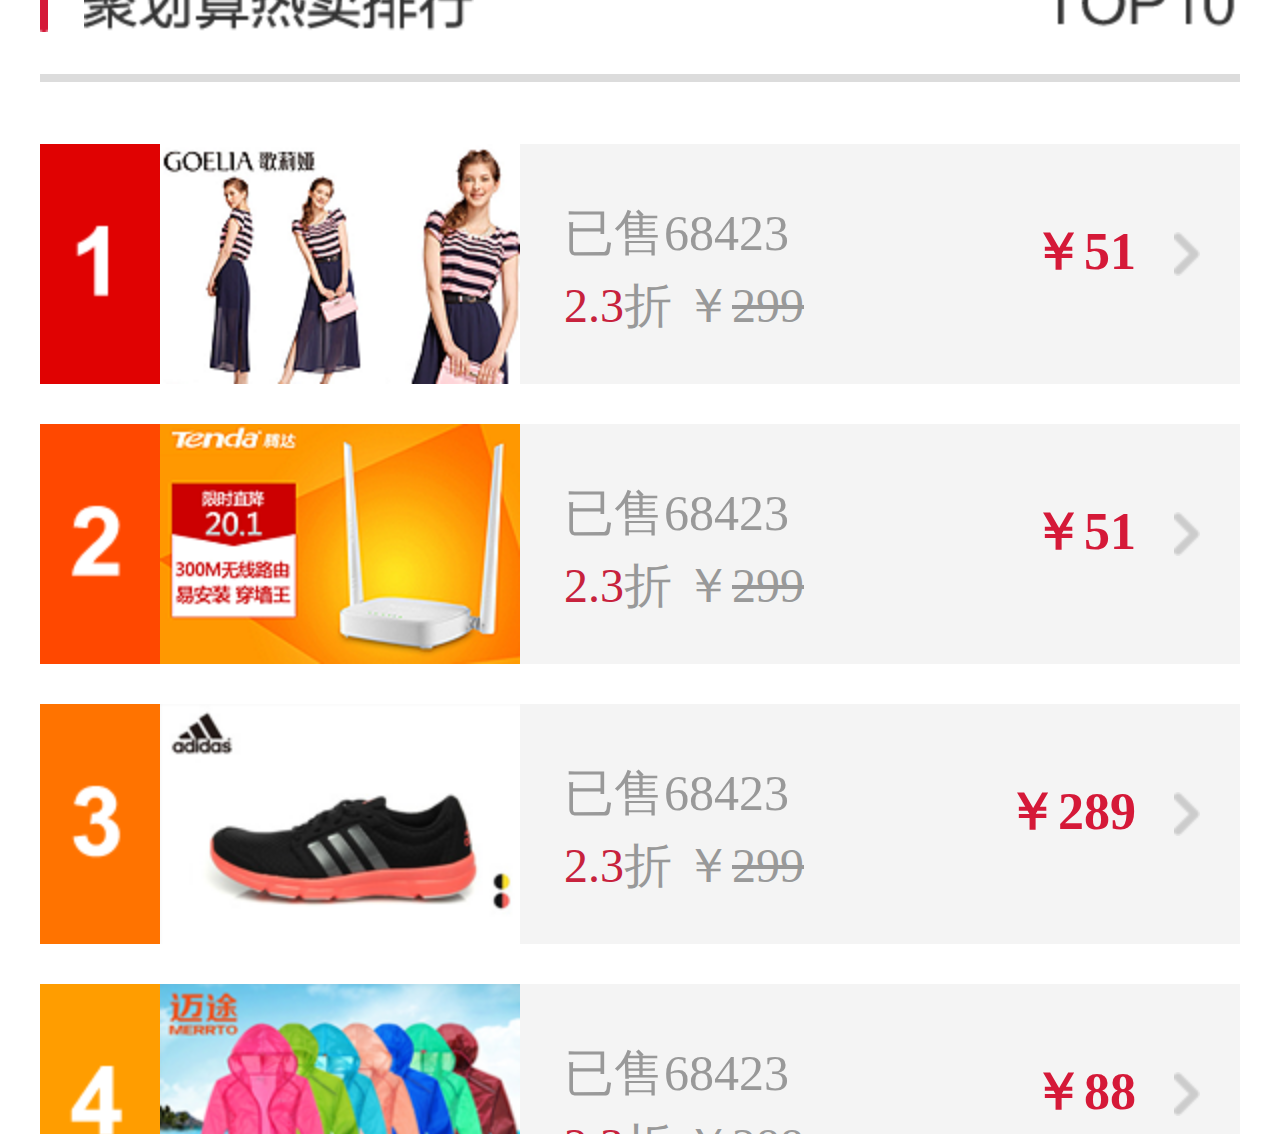
<file: index2.html>
<!DOCTYPE html>
<html lang="en">
<head>
	<meta charset="UTF-8">
	<meta name="viewport" content="width=device-width, initial-scale=1.0, maximum-scale=1.0, user-scalable=0">
	<meta name="apple-mobile-web-app-capable" content="yes">
    <meta name="apple-mobile-web-app-status-bar-style" content="black">
    <meta name="format-detection" content="telephone=no">
	<title>Document</title>
	<script>
		;(function(win,doc){
			function change(){
				doc.documentElement.style.fontSize=doc.documentElement.clientWidth/16+'px';
				// doc.documentElement.style.fontSize=doc.documentElement.clientWidth*20/320+'px';
			}
			change();
			win.addEventListener('resize',change,false);
		})(window,document);
	</script>
	<link rel="stylesheet" type="text/css" href="css/juhuasuan.css">
</head>
<body>
	<header>
		<a href="jaxascript:;"></a>
		<h2></h2>
	</header>
	<section>
		<ul class="tab">
			<li><a href="javascript:;"></a></li>
			<li><a href="javascript:;"></a></li>
			<li><a href="javascript:;"></a></li>
			<li><a href="javascript:;"></a></li>
			<li><a href="javascript:;"></a></li>
		</ul>
		<div class="nex">
			<span></span>
			<span></span>
			<span></span>
			<span></span>
			<span></span>
		</div>
		<ul class="sort">
			<li>
				<a href="javascript:;" style="background:url(img/1.png) no-repeat; background-size: cover;" class="sort1"></a>
				<a href="javascript:;" class="sort2">商品</a>
			</li>
			<li>
				<a href="javascript:;" style="background:url(img/2.png) no-repeat; background-size: cover;" class="sort1"></a>
				<a href="javascript:;" class="sort2">生活</a>
			</li>
			<li>
				<a href="javascript:;" style="background:url(img/3.png) no-repeat; background-size: cover;" class="sort1"></a>
				<a href="javascript:;" class="sort2">品牌</a>
			</li>
			<li>
				<a href="javascript:;" style="background:url(img/4.png) no-repeat; background-size: cover;" class="sort1"></a>
				<a href="javascript:;" class="sort2">聚宝盆</a>
			</li>
			<li>
				<a href="javascript:;" style="background:url(img/5.png) no-repeat; background-size: cover;" class="sort1"></a>
				<a href="javascript:;" class="sort2">聚名品</a>
			</li>
			<li>
				<a href="javascript:;" style="background:url(img/6.png) no-repeat; background-size: cover;" class="sort1"></a>
				<a href="javascript:;" class="sort2">聚家装</a>
			</li>
			<li>
				<a href="javascript:;" style="background:url(img/7.png) no-repeat; background-size: cover;" class="sort1"></a>
				<a href="javascript:;" class="sort2">聚透</a>
			</li>
			<li>
				<a href="javascript:;" style="background:url(img/8.png) no-repeat; background-size: cover;" class="sort1"></a>
				<a href="javascript:;" class="sort2">客户端</a>
			</li>
		</ul>
		<div class="top">
			<span></span>
			<div></div>
			<p></p>
		</div>
		<ul class="hot">
			<li>
				<strong style="background: url(img/11.png) no-repeat #e00202;background-size:cover;"></strong>
				<img src="img/21.png">
				<div>
					<span class="hot1">已售68423</span>
					<span class="hot2"><span class="color">2.3</span>折&nbsp;￥<span class="color1">299</span></span>
					<span class="hot3">￥51<span style="background: url(img/bck4.png) no-repeat;background-size: cover;"></span></span>
				</div>
			</li>
			<li>
				<strong style="background: url(img/12.png) no-repeat #ff4800;background-size:cover;"></strong>
				<img src="img/22.png">
				<div>
					<span class="hot1">已售68423</span>
					<span class="hot2"><span class="color">2.3</span>折&nbsp;￥<span class="color1">299</span></span>
					<span class="hot3">￥51<span style="background: url(img/bck4.png) no-repeat;background-size: cover;"></span></span>
				</div>
			</li>
			<li>
				<strong style="background: url(img/13.png) no-repeat #ff7300;background-size:cover;"></strong>
				<img src="img/23.png">
				<div>
					<span class="hot1">已售68423</span>
					<span class="hot2"><span class="color">2.3</span>折&nbsp;￥<span class="color1">299</span></span>
					<span class="hot3">￥289<span style="background: url(img/bck4.png) no-repeat;background-size: cover;"></span></span>
				</div>
			</li>
			<li>
				<strong style="background: url(img/14.png) no-repeat #ff9d00;background-size:cover;"></strong>
				<img src="img/24.png">
				<div>
					<span class="hot1">已售68423</span>
					<span class="hot2"><span class="color">2.3</span>折&nbsp;￥<span class="color1">288</span></span>
					<span class="hot3">￥88<span style="background: url(img/bck4.png) no-repeat;background-size: cover;"></span></span>
				</div>
			</li>
			<li>
				<strong style="background: url(img/15.png) no-repeat #ffa800;background-size:cover;"></strong>
				<img src="img/25.png">
				<div>
					<span class="hot1">已售68423</span>
					<span class="hot2"><span class="color">2.3</span>折&nbsp;￥<span class="color1">299</span></span>
					<span class="hot3">￥199<span style="background: url(img/bck4.png) no-repeat;background-size: cover;"></span></span>
				</div>
			</li>
			<li>
				<strong style="background: url(img/16.png) no-repeat #ffb400;background-size:cover;"></strong>
				<img src="img/26.png">
				<div>
					<span class="hot1">已售68423</span>
					<span class="hot2"><span class="color">1.7</span>折&nbsp;￥<span class="color1">3299</span></span>
					<span class="hot3">￥588<span style="background: url(img/bck4.png) no-repeat;background-size: cover;"></span></span>
				</div>
			</li>
			<li>
				<strong style="background: url(img/17.png) no-repeat #ffba00;background-size:cover;"></strong>
				<img src="img/27.png">
				<div>
					<span class="hot1">已售68423</span>
					<span class="hot2"><span class="color">6.3</span>折&nbsp;￥<span class="color1">7665</span></span>
					<span class="hot3">￥4599<span style="background: url(img/bck4.png) no-repeat;background-size: cover;"></span></span>
				</div>
			</li>
			<li>
				<strong style="background: url(img/18.png) no-repeat #fcd000;background-size:cover;"></strong>
				<img src="img/28.png">
				<div>
					<span class="hot1">已售68423</span>
					<span class="hot2"><span class="color">2.3</span>折&nbsp;￥<span class="color1">299</span></span>
					<span class="hot3">￥51<span style="background: url(img/bck4.png) no-repeat;background-size: cover;"></span></span>
				</div>
			</li>
			<li>
				<strong style="background: url(img/19.png) no-repeat #ffd719;background-size:cover;"></strong>
				<img src="img/29.png">
				<div>
					<span class="hot1">已售68423</span>
					<span class="hot2"><span class="color">2.3</span>折&nbsp;￥<span class="color1">439</span></span>
					<span class="hot3">￥129<span style="background: url(img/bck4.png) no-repeat;background-size: cover;"></span></span>
				</div>
			</li>
			<li>
				<strong style="background: url(img/20.png) no-repeat #ffe152;background-size:cover;"></strong>
				<img src="img/30.png">
				<div>
					<span class="hot1">已售45423</span>
					<span class="hot2"><span class="color">2.8</span>折&nbsp;￥<span class="color1">299</span></span>
					<span class="hot3">￥9<span style="background: url(img/bck4.png) no-repeat;background-size: cover;"></span></span>
				</div>
			</li>
		</ul>
		<div class="more">更多划算 逛起来！</div>
		<div class="goods">
			<span class="goods1"></span>
			<ul>
				<li><a href="javascript:;" class="on">服饰</a></li>
				<li><a href="javascript:;">配饰</a></li>
				<li class="goods2"><a href="javascript:;">美妆</a></li>
				<li><a href="javascript:;">鞋包</a></li>
				<li><a href="javascript:;">食品</a></li>
				<li class="goods2"><a href="javascript:;" class="on">家居</a></li>
				<li><a href="javascript:;">运动</a></li>
				<li><a href="javascript:;" class="on">电器</a></li>
				<li class="goods2"><a href="javascript:;">百货</a></li>
				<li class="goods3"><a href="javascript:;">母婴</a></li>
				<li class="goods3"><a href="javascript:;">数码</a></li>
				<li class="goods2 goods3"><a href="javascript:;">更多</a></li>
			</ul>
		</div>
		<div class="more">精彩商品 逛起来！</div>
		<div class="goods">
			<span class="goods1 life"></span>
			<ul>
				<li><a href="javascript:;" class="on">美食</a></li>
				<li><a href="javascript:;">教育</a></li>
				<li class="goods2"><a href="javascript:;">酒店</a></li>
				<li><a href="javascript:;">电影</a></li>
				<li><a href="javascript:;">生活服务</a></li>
				<li class="goods2"><a href="javascript:;" class="on">卡券</a></li>
				<li><a href="javascript:;">摄影</a></li>
				<li><a href="javascript:;" class="on">粮油生鲜</a></li>
				<li class="goods2"><a href="javascript:;">门票</a></li>
				<li class="goods3"><a href="javascript:;">休闲娱乐</a></li>
				<li class="goods3"><a href="javascript:;"></a></li>
				<li class="goods3 goods2"><a href="javascript:;"></a></li>
			</ul>
		</div>
		<div class="more">品质生活 逛起来！</div>
		<div class="goods">
			<span class="goods1 brand"></span>
			<ul>
				<li><a href="javascript:;">七匹狼</a></li>
				<li><a href="javascript:;" class="on">粉红女…</a></li>
				<li class="goods2"><a href="javascript:;">卓诗尼</a></li>
				<li><a href="javascript:;" class="on">收纳博士</a></li>
				<li><a href="javascript:;">惠氏</a></li>
				<li class="goods2"><a href="javascript:;">夏乐</a></li>
				<li><a href="javascript:;">帕克伦</a></li>
				<li><a href="javascript:;">古今</a></li>
				<li class="goods2"><a href="javascript:;" class="on">九牧</a></li>
				<li class="goods3"><a href="javascript:;">诺奥</a></li>
				<li class="goods3"><a href="javascript:;">红豆</a></li>
				<li class="goods2 goods3"><a href="javascript:;">曼秀雷敦</a></li>
			</ul>
		</div>
		<div class="more">品牌折扣 逛起来！</div>
		<div class="cle">
			<a href="javascript:;" style="background:#38a4f1;">
				<span class="cle1" style="background:url(img/bck8.png) no-repeat;background-size:cover;"></span>
				<span class="cle2">IOS客户端</span>
			</a>
			<a href="javascript:;" style="background:#8bca11;">
				<span class="cle1" style="background:url(img/bck9.png) no-repeat;background-size:cover;"></span>
				<span class="cle2">安卓客户端</span>
			</a>
			<a href="javascript:;" style="background:#ff7404;">
				<span class="cle1" style="background:url(img/bck10.png) no-repeat;background-size:cover;"></span>
				<span class="cle2">意见反馈</span>
			</a>
		</div>
		<div class="reg">
			<span class="reg1">登录</span>
			<span class="reg2">注册</span>
			<span class="reg3"></span>
			<span class="reg4"></span>
		</div>
		<div class="end">
			<p class="end1">
				<a href="javascript:;">标准版</a>
				<a href="javascript:;">电脑版</a>
			</p>
			<p class="end2">©2013 浙B2-20080224 服务中心</p>
			<span class="end3"></span>
		</div>
	</section>
<!-- 	<footer>
		<div>
			<a href="javascript:;" style="background:url(img/bck14.png) no-repeat center center;background-size:cover;"></a>
			<a href="javascript:;" style="background:url(img/bck15.png) no-repeat center center;background-size:cover;"></a>
			<a href="javascript:;" style="background:url(img/bck16.png) no-repeat center center;background-size:cover;"></a>
			<a href="javascript:;" style="background:url(img/bck17.png) no-repeat center center;background-size:cover;"></a>
			<a href="javascript:;" style="background:url(img/bck18.png) no-repeat center center;background-size:cover;"></a>
		</div>
	</footer> -->
</body>
</html>
</file>
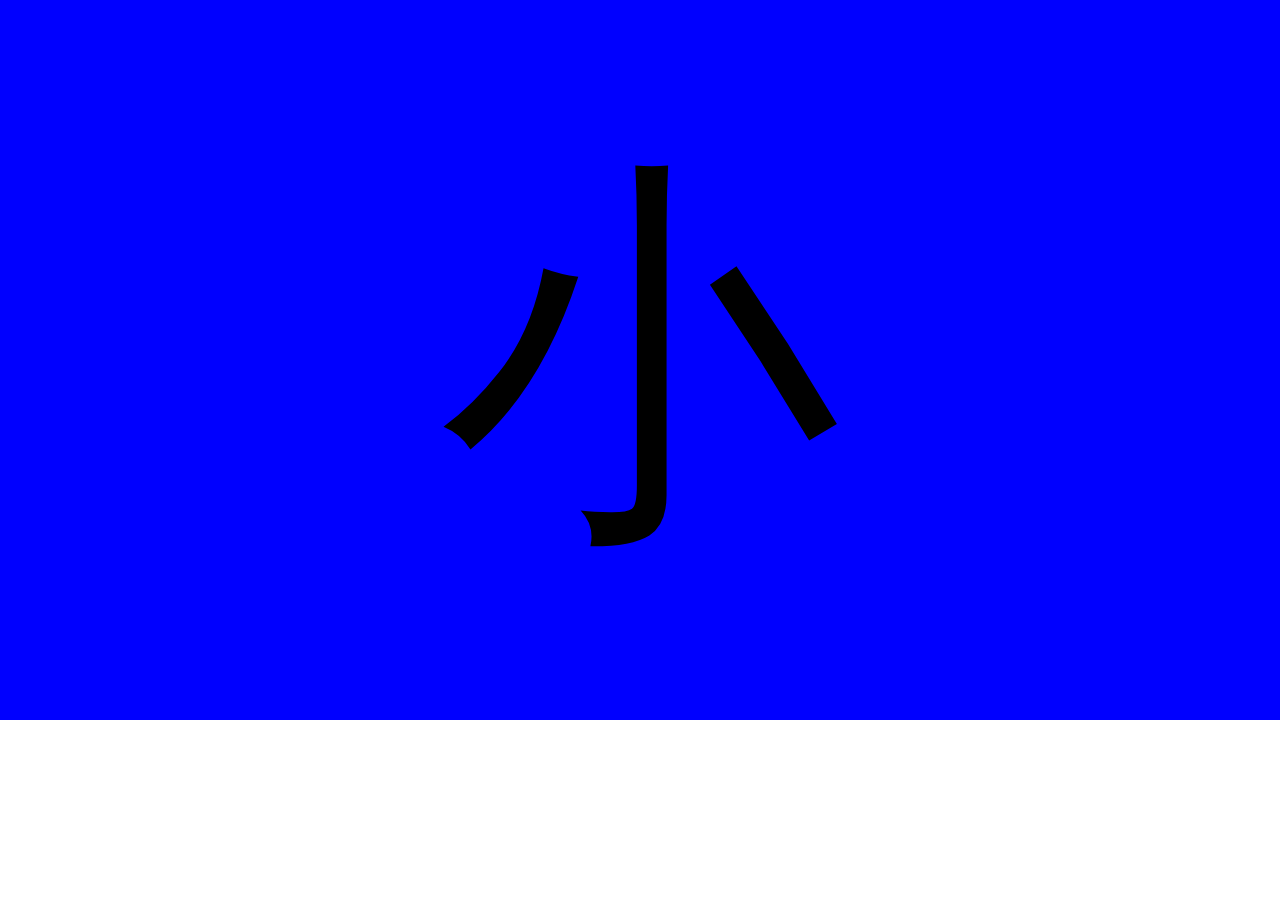
<file: index3.html>
<!DOCTYPE html>
<html lang="en">
<head>
	<meta charset="UTF-8">
	<meta name="viewport" content="width=device-width, initial-scale=1.0, maximum-scale=1.0, user-scalable=0">
	<meta name="apple-mobile-web-app-capable" content="yes">
    <meta name="apple-mobile-web-app-status-bar-style" content="black">
    <meta name="format-detection" content="telephone=no">
	<title>Document</title>
	<script>
		;(function(win,doc){
			function change(){
				doc.documentElement.style.fontSize=doc.documentElement.clientWidth/16+'px';
				// doc.documentElement.style.fontSize=doc.documentElement.clientWidth*20/320+'px';
			}
			change();
			win.addEventListener('resize',change,false);
		})(window,document);
	</script>
	<style>
		*{
			padding: 0;
			margin: 0;
			list-style: none;
		}
		#div{
			width: 16rem;
			height: 9rem;
			overflow: hidden;
		}
		#ul{
			width: 112rem;
			height: 9rem;
			overflow: height;
		}
		#ul li{
			width: 16rem;
			height: 9rem;
			font-size: 5rem;
			text-align: center;
			line-height: 9rem;
			float: left;
		}
	</style>
	<script>
		// 拖拽的时候给其加运动并且无缝轮播
		document.addEventListener('DOMContentLoaded',function(){
			var oUl=document.getElementById('ul');
			var aLi=oUl.getElementsByTagName('li');
			var x=0;
			var iNow=1;
			var bReady=true;
			oUl.style.webkitTransform='translate('+-iNow*aLi[0].offsetWidth+'px)';
			x=-iNow*aLi[0].offsetWidth;
			document.addEventListener('touchstart', function(ev){
                ev.preventDefault();
            }, false);
			oUl.addEventListener('touchstart',function(ev){
				if(!bReady){
					return;
				}
				bReady=false;
				var start=ev.targetTouches[0].pageX;
				var disX=ev.targetTouches[0].pageX-x;
				oUl.style.webkitTransition='none';
				function fnMove(ev){
					x=ev.targetTouches[0].pageX-disX;
					oUl.style.webkitTransform='translate('+x+'px)';
				}
				function fnEnd(ev){
					var end=ev.changedTouches[0].pageX;
					if(Math.abs(end-start)>20){
						if(end-start>0){
							iNow--;
							if(iNow<0){
								iNow=0;
							}
						}else{
							iNow++;
							if(iNow==aLi.length){
								iNow=aLi.length-1;
							}
						}
					}
					if(end==start){
						bReady=true;
					}
					oUl.style.webkitTransition='1s all ease';
					oUl.style.webkitTransform='translate('+-iNow*aLi[0].offsetWidth+'px)';
					x=-iNow*aLi[0].offsetWidth;
					oUl.addEventListener('webkitTransitionEnd',tran,false);
					document.removeEventListener('touchmove',fnMove,false);
					document.removeEventListener('touchend',fnEnd,false);
				}
				function tran(){
					if(iNow==aLi.length-1){
						iNow=1;
					}
					if(iNow==0){
						iNow=aLi.length-2;						
					}
					oUl.style.webkitTransition='none';
						oUl.style.webkitTransform='translate('+-iNow*aLi[0].offsetWidth+'px)';
						x=-iNow*aLi[0].offsetWidth;
					bReady=true;
					oUl.removeEventListener('webkitTransitionEnd',tran,false);
				}
				
				document.addEventListener('touchmove',fnMove,false);
				document.addEventListener('touchend',fnEnd,false);
				ev.preventDefault();
			},false);
		},false);
	</script>
</head>
<body>
	<div id="div">
		<ul id="ul">
			<li style="background:#f00;">坏</li>
			<li style="background:#00f;">小</li>
			<li style="background:#0ff;">破</li>
			<li style="background:#0f0;">孩</li>
			<li style="background:#ff0;">最</li>
			<li style="background:#f00;">坏</li>
			<li style="background:#00f;">小</li>
		</ul>
	</div>
</body>
</html>
</file>
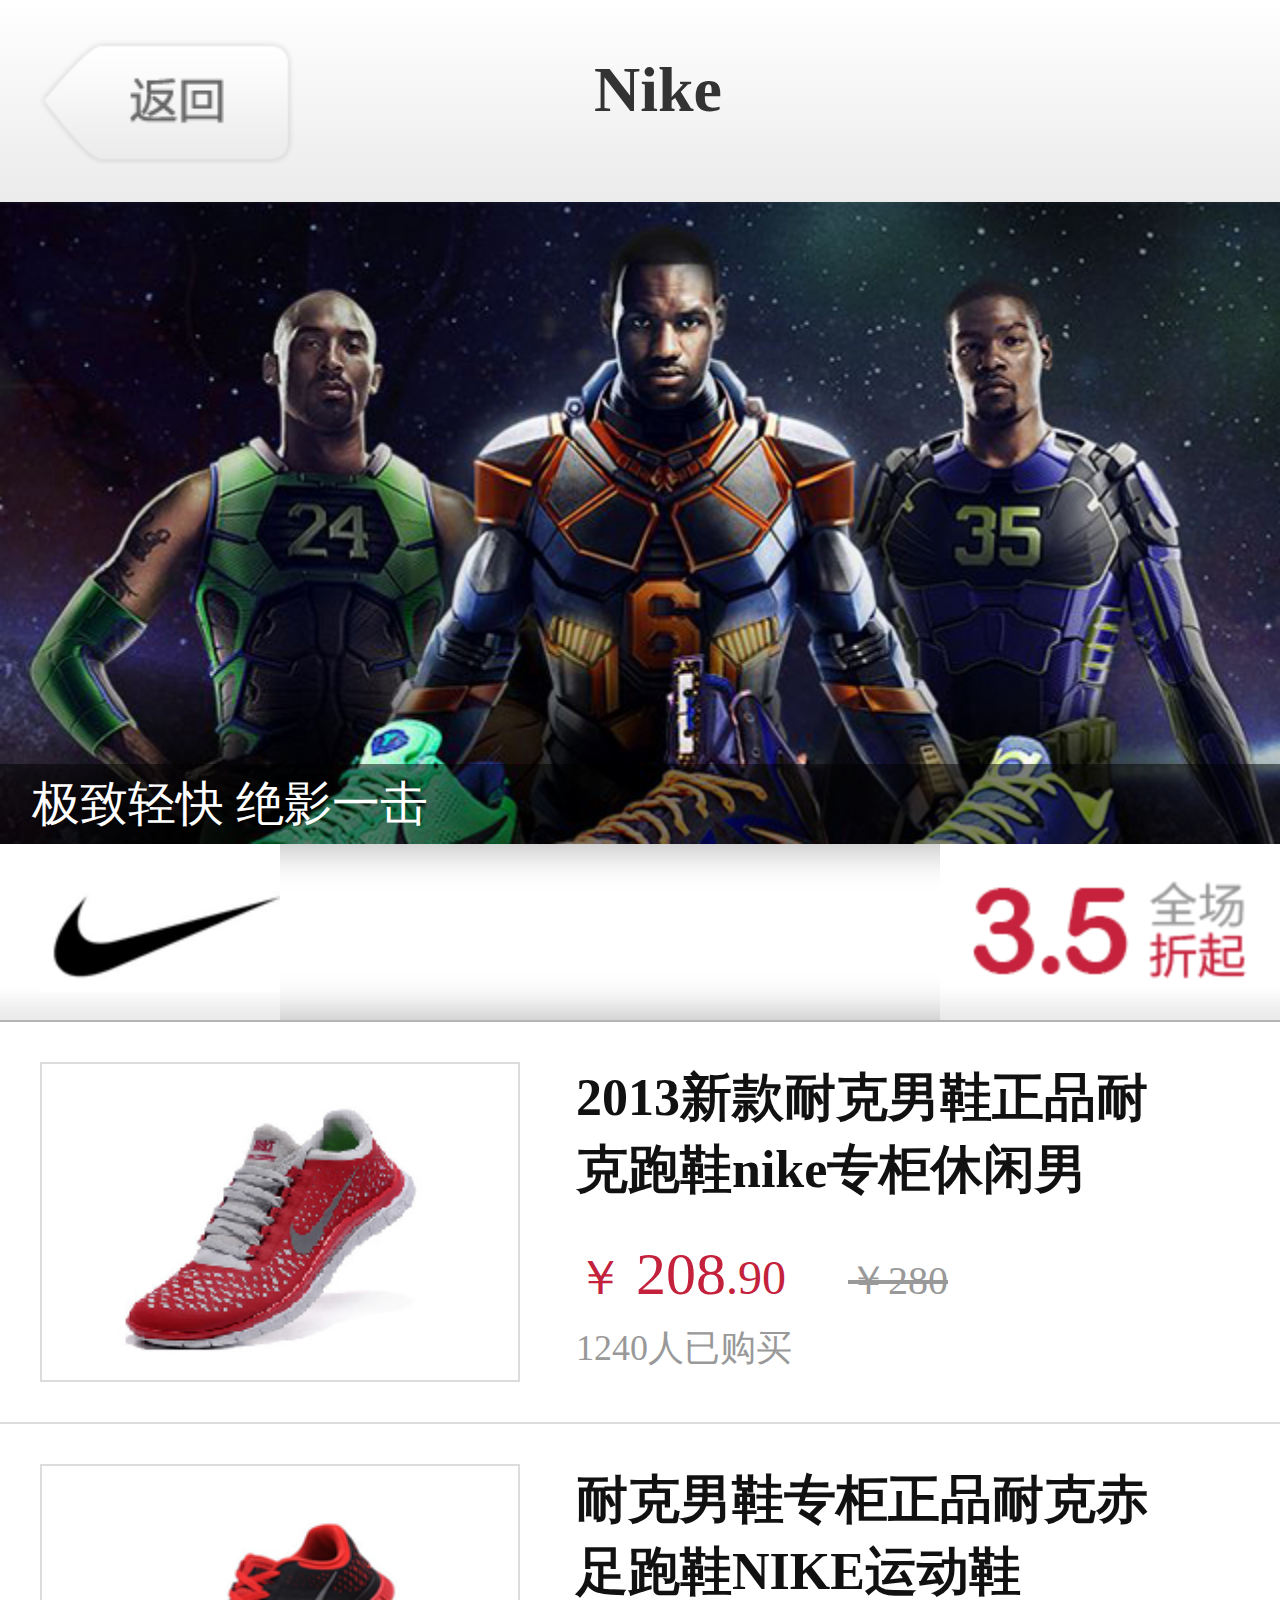
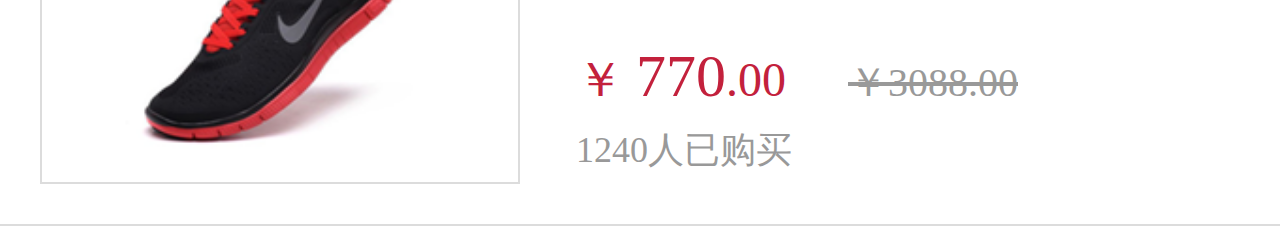
<file: pinpai.html>
<!DOCTYPE html>
<html lang="en">
<head>
	<meta charset="UTF-8">
	<meta name="viewport" content="width=device-width, initial-scale=1.0, maximum-scale=1.0, user-scalable=0">
	<meta name="apple-mobile-web-app-capable" content="yes">
    <meta name="apple-mobile-web-app-status-bar-style" content="black">
    <meta name="format-detection" content="telephone=no">
	<title>Document</title>
	<script>
		;(function(win,doc){
			function change(){
				doc.documentElement.style.fontSize=doc.documentElement.clientWidth/16+'px';
				// doc.documentElement.style.fontSize=doc.documentElement.clientWidth*20/320+'px';
			}
			change();
			win.addEventListener('resize',change,false);
		})(window,document);
	</script>
	<link rel="stylesheet" type="text/css" href="css/base.css">
	<link rel="stylesheet" type="text/css" href="css/pinpai2.css">
</head>
<body>
	<header>
		<a href="er.html?lisht=3" class="left"></a>
		<h2 class="on">Nike</h2>
	</header>
	<section>
		<div class="tag3">
			<img src="img/j14.png" class="tag4">
			<p class="tag5">极致轻快 绝影一击</p>
		</div>
		<div class="tag6">
			<span class="tag7"></span>
			<span class="tag8"></span>
		</div>
		<ul class="sort2">
			<li class="sort3">
				<div class="sort4">
					<img src="img/j16.png">
				</div>
				<div class="sort5">
					<p class="sort6">
						2013新款耐克男鞋正品耐克跑鞋nike专柜休闲男
					</p>
					<p  class="sort7">
						<span class="sort8">￥
							<span>208</span>.90
						</span>
						<span class="sort9">￥280</span>
					</p>
					<span class="sort10">1240人已购买</span>
				</div>
			</li>
			<li class="sort3">
				<div class="sort4">
					<img src="img/j17.png">
				</div>
				<div class="sort5">
					<p class="sort6">
						耐克男鞋专柜正品耐克赤足跑鞋NIKE运动鞋
					</p>
					<p  class="sort7">
						<span class="sort8">￥
							<span>770</span>.00
						</span>
						<span class="sort9">￥3088.00</span>
					</p>
					<span class="sort10">1240人已购买</span>
				</div>
			</li>
		</ul>
	</section>
</body>
</html>
</file>
<file: css/base.css>
@charset "utf-8";
/* CSS Document */
*{padding:0; margin:0;  font-size:12px;}
ul li,dl dt dd,ol li{padding:0; margin:0;}
li{list-style:none;}
p,body{margin:0; padding:0;}
h1,h2,h3,h4,h5,h6,b,strong{font-weight:normal;}
i,em{font-style:normal;}
a{text-decoration:none; color:#000;}
.fl{float:left;}
.fr{float:right;}
.clearfix:after{display:block; content:""; clear:both;}
.clearfix{zoom:1;}

table{border-collapse:collapse;}
th,td{border:1px solid #000; padding:0;}
a img{border:none;}
//opacity: 0.3;
// filter:alpha(opacity=30);
</file>
<file: css/juhuasuan.css>
*{
	padding: 0;
	margin: 0;
	list-style: none;
}
html{
	font-size: 20px;
}

header{
	width: 16rem;
	height: 2.525rem;
	background:-webkit-linear-gradient(#fff,#ebebeb);
}
header a{
	display: block;
	width: 3.175rem;
	height: 1.55rem;
	background: url(../img/btn.png) no-repeat;
	background-size: cover;
	margin: 0.5rem;
	float: left;
}
header h2{
	width: 3.7rem;
	height: 1rem;
	background: url(../img/logo.png) no-repeat;
	background-size: cover;
	float: left;
	margin-left: 2.5rem;
	margin-top: 0.75rem;
}
section{
	width: 16rem;
	height: 2530px;
	overflow: hidden;
}
section .tab{
	width: 112rem;
	height: 6.675rem;
	overflow: hidden;
}
section .tab li{
	width: 16rem;
	height: 6.675rem;
	float: left;
}
section .tab li a{
	width: 16rem;
	height: 6.675rem;
	display: block;
	background: url(../img/tab.png) no-repeat;
	background-size: cover;
	font-size: 5rem;
	font-weight: bold;
	text-align: center;
	line-height: 6.675rem;
}
section .nex{
	width: 16rem;
	height: 1.8rem;
	display: -webkit-box;
	-webkit-box-pack: center;
}
section .nex span{
	width: 0.3rem;
	height: 0.3rem;
	background: #ccc;
	border: 0.1rem solid #ccc;
	border-radius: 50%;
	margin-right: 0.25rem;
	margin-top: 0.525rem;
	display: block;
}
section .nex span.on{
	background: #fff;
}
section .sort{
	width: 16rem;
	height: 8rem;
	margin-bottom: 0.625rem;
}
section .sort li{
	float: left;
	margin-left: 1.325rem;
	margin-right: 0.475rem;
	display: -webkit-box;
	-webkit-box-orient: vertical;
}
section .sort li .sort1{
	width: 2rem;
	height: 2rem;
	display: block;
	background-size: cover;
}
section .sort li .sort2{
	text-decoration: none;
	color: #999;
	width: 2rem;
	height: 2rem;
	display: block;
	text-align: center;
	font-size: 0.575rem;
	line-height: 1.425rem;
	font-weight: bold;
}
section .top{
	width: 15rem;
	height: 0.75rem;
	margin: 0 auto;
	padding-bottom: 0.525rem;
	margin-bottom: 0.775rem;
	border-bottom: 0.1rem solid #dcdcdc;
}
section .top span{
	width: 0.1rem;
	height: 0.75rem;
	display: block;
	background: url(../img/bck1.png) no-repeat;
	background-size: cover;
	float: left;
}
section .top div{
	width: 4.875rem;
	height: 0.75rem;
	background: url(../img/bck2.png) no-repeat;
	background-size: cover;
	float: left;
	margin-left: 0.45rem;
}
section .top p{
	width: 2.45rem;
	height: 0.75rem;
	background: url(../img/bck3.png) no-repeat;
	background-size: cover;
	float: right;
	margin-right: 0.05rem;
}
section .hot{
	width: 15rem;
	height: 35rem;
	margin: 0 auto;
}
section .hot li{
	width: 15rem;
	height: 3rem;
	margin: 0 auto 0.5rem;
}
section .hot li strong{
	width: 1.5rem;
	height: 3rem;
	display: block;
	float: left;
}
section .hot li img{
	width: 4.5rem;
	height: 3rem;
	float: left;
}
section .hot li div{
	width: 9rem;
	height: 3rem;
	background: #f4f4f4;
	float: left;
	position: relative;
}
section .hot li div .hot1{
	font-size: 0.625rem;
	color: #999;
	position: absolute;
	left: 0.55rem;
	top: 0.7rem;
}
section .hot li div .hot2{
	font-size: 0.6rem;
	color: #999;
	position: absolute;
	left: 0.55rem;
	top: 1.625rem;
}
section .hot li div .hot2 .color{
	color: #c7223d;
}
section .hot li div .hot2 .color1{
	text-decoration: line-through;
}
section .hot li div .hot3{
	width: 2.2rem;
	height: 0.65rem;
	position: absolute;
	right: 0.5rem;
	top: 1.025rem;
	font-size: 0.65rem;
	line-height: 0.65rem;
	text-align: right;
	padding-right: 0.8rem;
	font-weight: bold;
	color: #d51938;
}
section .hot li div .hot3 span{
	width: 0.325rem;
	height: 0.55rem;
	position: absolute;
	right: 0;
	top: 0.075rem;
}
section .more{
	width: 15rem;
	height: 2rem;
	background: #f5f5f5;
	text-align: center;
	line-height: 2rem;
	font-size: 0.65rem;
	color: #666;
	margin: 0 auto;
}
section .goods{
	width: 15rem;
	height: 8.8rem;
	margin: 0.5rem auto;
	overflow: hidden;
}
section .goods .goods1{
	width: 3.75rem;
	height: 8.8rem;
	background: url(../img/bck5.png) no-repeat;
	background-size: cover;
	float: left;
}
section .goods ul{
	overflow: hidden;
}
section .goods ul li{
	width: 3.725rem;
	height: 2.2rem;
	border-top: 1px solid #ccc;
	border-left: 1px solid #ccc;
	box-sizing: border-box;
	float: left;
}
section .goods ul a{
	width: 3.725rem;
	height: 2.2rem;
	text-align: center;
	line-height: 2.2rem;
	display: block;
	text-decoration: none;
	color: #c4c4c4;
	font-size: 0.675rem;
}
section .goods ul li.goods2{
	border-right: 1px solid #ccc;
}
section .goods ul li.goods3{
	border-bottom: 1px solid #ccc;
}
section .goods ul a.on{
	color: #e77a91;
}
section .goods .life{
	background: url(../img/bck6.png) no-repeat;
	background-size: cover;
}
section .goods .brand{
	background: url(../img/bck7.png) no-repeat;
	background-size: cover;
}
section .cle{
	width: 15rem;
	height: 4rem;
	margin: 1.05rem auto 0.45rem;
	overflow: hidden;
}
section .cle a{
	width: 5rem;
	height: 4rem;
	display: block;
	float: left;
	text-decoration: none;
}
section .cle a .cle1{
	width: 1.1rem;
	height: 1.1rem;
	display: block;
	margin: 0.8rem auto;
}
section .cle a .cle2{
	width: 5rem;
	height: 0.775rem;
	display: block;
	text-align: center;
	line-height: 0.775rem;
	color: #fff;
	font-size: 0.575rem;
}
section .reg{
	width: 16rem;
	height: 2.2rem;
	background: #f8f8f8;
}
section .reg .reg1{
	width: 1.4rem;
	height: 0.65rem;
	display: block;
	margin-left: 0.75rem; 
	margin-top: 0.775rem; 
	float: left;
	font-size: 0.65rem;
	font-weight: bold;
	color: #333;
}
section .reg .reg2{
	width: 1.4rem;
	height: 0.65rem;
	display: block;
	margin-left: 1.175rem; 
	margin-top: 0.775rem; 
	float: left;
	font-size: 0.65rem;
	font-weight: bold;
	color: #333;
}
section .reg .reg3{
	width: 0.725rem;
	height: 2.2rem;
	display: block;
	background: url(../img/bck12.png) no-repeat center center;
	background-size: cover;
	margin-right: 0.55rem;
	float: right;
}
section .reg .reg4{
	width: 2.2rem;
	height: 2.2rem;
	display: block;
	background: url(../img/bck11.png) no-repeat center center;
	background-size: cover;
	float: right;
}
section .end{
	width: 16rem;
	height: 8.575rem;
	background: #eee;
}
section .end .end1{
	width: 16rem;
	height: 0.675rem;
	padding-top: 1.05rem;
	padding-bottom: 0.775rem;
	text-align: center;
	line-height: 0.675rem;
}
section .end .end1 a{
	height: 0.675rem;
	text-decoration: none;
	color: #333;
	font-size: 0.675rem;
	margin-right: 0.65rem;
}
section .end .end2{
	width: 16rem;
	height: 0.525rem;
	text-align: center;
	font-size: 0.525rem;
	color: #999;
	margin-bottom: 0.625rem;
}
section .end .end3{
	width: 13rem;
	height: 4.425rem;
	display: block;
	background: url(../img/bck13.png) no-repeat center center;
	background-size: cover;
	margin: 0 auto;
}
/*footer div{
	width: 16rem;
	height: 2.2rem;
}
footer div a{
	width: 3.2rem;
	height: 2.2rem;
	display: block;
	float: left;
}
</file>
<file: css/juhuasuan3.css>
header{
	width: 16rem;
	height: 2.525rem;
	background:-webkit-linear-gradient(#fff,#ebebeb);
}
header .left{
	display: block;
	width: 3.175rem;
	height: 1.55rem;
	background: url(../img/btn.png) no-repeat;
	background-size: cover;
	margin: 0.5rem;
	float: left;
}
header h2{
	width: 4.5rem;
	height: 0.8rem;
	font-size: 0.8rem;
	text-align: center;
	line-height: 0.8rem;
	color: #333;
	font-weight: bold;
	margin-left: 1.8rem;
	margin-top: 0.725rem;
	float: left;
}
section .city{
	width: 16rem;
	height: 2.2rem;
	position: relative;
}
section .city .city1{
	position: absolute;
	left: 0.4rem;
	top: 0.675rem;
	width: 0.7rem;
	height: 0.85rem;
	background: url(../img/bck20.png) no-repeat;
	background-size: cover;
}
section .city .city2{
	position: absolute;
	left: 1.55rem;
	top: 0.65rem;
	width: 7rem;
	height: 0.8rem;
	font-size: 0.8rem;
	line-height: 0.8rem;
	color: #000;
	font-weight: bold;
}
section .city .city3{
	position: absolute;
	right: 2.4rem;
	top: 0.825rem;
	width: 0.65rem;
	height: 0.7rem;
	background: url(../img/bck21.png) no-repeat;
	background-size: cover;
}
section dl .city4{
	width: 16rem;
	height: 1.5rem;
	background: #eee;
	font-size: 0.65rem;
	line-height: 1.5rem;
	text-indent: 0.45rem;
	color: #999;
	font-weight: bold;
}
section dl .city5{
	width: 16rem;
	height: 2.175rem;
	background: #f8f8f8;
	font-size: 0.75rem;
	line-height: 2.175rem;
	text-indent: 1.55rem;
	color: #000;
	font-weight: bold;
	border-top: 0.025rem solid #dedede;
}
</file>
<file: css/juhuasuan2.css>
body,html{ 	
	overflow: hidden;
 }
 header{
	width: 16rem;
	height: 2.525rem;
	position: relative;
	background:-webkit-linear-gradient(#fff,#ebebeb);
}
header .left{
	display: block;
	width: 3.175rem;
	height: 1.55rem;
	background: url(../img/btn.png) no-repeat;
	background-size: cover;
	margin: 0.5rem;
	float: left;
}
header .right{
	display: block;
	width: 2.5rem;
	height: 1.5rem;
	background: url(../img/btn1.png) no-repeat;
	background-size: cover;
	margin: 0.5rem;
	float: right;
}
header h2{
	width: 3.7rem;
	height: 1rem;
	background: url(../img/logo.png) no-repeat;
	background-size: cover;
	float: left;
	margin-left: 2.5rem;
	margin-top: 0.75rem;
}
header h2.on{
	width: 4.5rem;
	height: 0.8rem;
	font-size: 0.8rem;
	text-align: center;
	line-height: 0.8rem;
	color: #333;
	font-weight: bold;
	margin-left: 1.8rem;
	margin-top: 0.725rem;
	float: left;	
	background: none;
}
header .span{
	width: 0.4rem;
	height: 0.2rem;
	display: block;
	background: url(../img/btn2.png) no-repeat;
	background-size: cover;
	margin-top: 1.05rem;
	margin-left: 0.5rem;
	float: left;
}
section{
	width: 16rem;
}
section .sort{
	width: 16rem;
	height: 2rem;
	overflow: hidden;
	display: -webkit-box;
}
section .sort .sort1{
	-webkit-box-flex: 1;
	display: block;
	text-align: center;
	line-height: 2rem;
	font-size: 0.575rem;
	color: #999;
	border-right: 1px solid #dcdcdc;
}
section .sort .sort1.om{
	color: #d51942;
}
section .sort .sort1.on{
	border-right: none; 
}
section .sort_left{
	width: 16rem;
	overflow: hidden;
}
section .sort_left .sort_left1{
	width: 1.5rem;
	height: 20.7rem;
	background: url(../img/bck19.png) no-repeat;
	background-size: cover;
	float: left;
}
section .sort2{
	width: 16rem;
	border-top: 1px solid #dcdcdc;
	display: none;
}
section .sort2.on{
	width: 14.5rem;
	float: right;
}
section .sort2 .sort3{
	width: 16rem;
	height: 5rem;
	border-bottom: 1px solid #dcdcdc;
	overflow: hidden;
}
section .sort2 .sort3.on{
	width: 14.5rem;
}
section .sort3 .sort4{
	width: 5.6rem;
	height: 3.6rem;
	border: 1px solid #dcdcdc;
	margin: 0.5rem 0.7rem 0.5rem 0.5rem;
	padding: 0.175rem;
	float: left;
}
section .sort3 .sort4.on{
	margin-left: 0;
}
section .sort3 .sort4 img{
	width: 5.6rem;
	height: 3.6rem;
}
section .sort3 .sort5{
	width: 7.65rem;
	height: 4rem;
	margin-top: 0.5rem;
	float: left;
}
section .sort3 .sort5.on{
	width: 7.5rem;
}
section .sort3 .sort5 .sort6{
	width: 7.4rem;
	font-size: 0.65rem;
	font-weight: bold;
	line-height: 0.9rem;
	color: #111;
	margin-bottom: 0.425rem;
}
section .sort3 .sort5 .sort6.on{
	width: 7.5rem;
}
section .sort3 .sort5 .sort6 span{
	color: #d51938;
}
section .sort3 .sort5 .sort7{
	height: 0.5rem;
	margin-bottom: 0.4rem;
}
section .sort3 .sort5 .sort7 .sort8{
	font-size: 0.6rem;
	color: #c3213c;
	margin-right: 0.625rem;
}
section .sort3 .sort5 .sort7 .sort8 span{
	font-size: 0.75rem;
}
section .sort3 .sort5 .sort7 .sort9{
	font-size: 0.5rem;
	color: #999;
	text-decoration: line-through;
}
section .sort3 .sort5 .sort10{
	font-size: 0.45rem;
	color: #999;
}
section .sort3 .sort5 .sort11{
	width: 2rem;
	height: 0.75rem;
	display: block;
	text-align: center;
	line-height: 0.75rem;
	background: #e80;
	border-radius: 0.125rem;
	font-size: 0.6rem;
	color: #fff;
}
section .sort3 .sort5 .sort11.on{
	width: 2.6rem;
	height: 0.75rem;
	display: block;
	text-align: center;
	line-height: 0.75rem;
	background: #3b8bc8;
	border-radius: 0.125rem;
	font-size: 0.6rem;
	color: #fff;
}
section .sort3 .sort5 .jutou1{
	font-size: 0.5rem;
	color: #999;
	text-decoration: line-through;
}
section .sort3 .sort5 .jutou2{
	width: 2.5rem;
	height: 0.75rem;
	background: #39b54a;
	display: inline-block;
	text-align: center;
	line-height: 0.75rem;
	color: #fff;
	font-size: 0.6rem;
	border-radius: 0.1rem;
	margin-left: 3.35rem;
}
footer{
	width: 16rem;
	position: absolute;
	top: 0;
	left: 16rem;
	-webkit-transform:translate3d(0,0,0);
}
footer .scan{
	position: absolute;
	left: 0;
	top: 0;
	width: 2rem;
	height: 25rem;
	background: rgba(0,0,0,0.5);
	font-size: 1rem;
	font-weight: bold;
	color: #fff;
	text-align: center;
	line-height: 25rem;
}
footer .scan1{
	position: absolute;
	right: 0;
	top: 0;
	width: 14rem;
	height: 25rem;
	background: #333;
}
footer .scan1 .scan2{
	width: 13rem;
	height: 2.55rem;
	border-bottom: 0.05rem solid #404040;
	margin: 0 auto;
	display: -webkit-box;
}
footer .scan1 .scan2 a{
	-webkit-box-flex: 1;
	text-align: center;
	line-height: 2.55rem;
	color: #fff;
	font-size: 0.7rem;
	font-weight: bold;
	display: block;
	border-bottom: 0.1rem solid #fff;
}
footer .scan1 .scan2 a.on{
	border-bottom:none;
}
footer .scan1 .city{
	width: 14rem;
	height: 1.25rem;
	margin-top: 0.7rem;
	overflow: hidden;
	display: none;
}
footer .scan1 .city .city1{
	width: 4.4rem;
	height: 1.25rem;
	text-align: center;
	line-height: 1.25rem;
	font-size: 0.7rem;
	color: #949494;
	float: left;
}
footer .scan1 .city .city2{
	width: 3.5rem;
	height: 1.25rem;
	text-align: center;
	line-height: 1.25rem;
	font-size: 0.6rem;
	color: #949494;
	float: right;
	margin-right: 0.65rem;
}
footer .scan1 .scan3{
	width: 12.475rem;
	padding-left: 1.525rem;
	padding-top: 1rem;
	overflow: hidden;
	display: none;
}
footer .scan1 .scan3 li{
	width: 6.125rem;
	height: 0.7rem;
	float: left;
	margin-bottom: 1.3rem;
}
footer .scan1 .scan3 li a{
	width: 6.125rem;
	height: 0.7rem;
	display: block;
	font-size: 0.7rem;
	color: #aaa;
	line-height: 0.7rem;
}
footer .scan1 .scan3 li.on{
	width: 12.5rem;
	overflow: hidden;
}
footer .scan1 .scan3 li a.on{
	float: left;
}
</file>
<file: css/pinpai1.css>
header{
	width: 16rem;
	height: 2.525rem;
	background:-webkit-linear-gradient(#fff,#ebebeb);
}
header .left{
	display: block;
	width: 3.175rem;
	height: 1.55rem;
	background: url(../img/btn.png) no-repeat;
	background-size: cover;
	margin: 0.5rem;
	float: left;
}
header h2{
	width: 4.5rem;
	height: 0.8rem;
	font-size: 0.8rem;
	text-align: center;
	line-height: 0.8rem;
	color: #333;
	font-weight: bold;
	margin-left: 1.8rem;
	margin-top: 0.725rem;
	float: left;	
	background: none;
}
section{
	width: 16rem;
}
section .sort{
	width: 16rem;
	height: 2rem;
	overflow: hidden;
	display: -webkit-box;
	border-bottom: 1px solid #dcdcdc;
}
section .sort .sort1{
	-webkit-box-flex: 1;
	display: block;
	text-align: center;
	line-height: 2rem;
	font-size: 0.575rem;
	color: #999;
	border-right: 1px solid #dcdcdc;
}
section .sort .sort1.om{
	color: #d51942;
}
section .sort .sort1.on{
	border-right: none; 
}
section .tag{
	width: 16rem;
	display: none;
}
section .tag li{
	width: 16rem;
	height: 5rem;
	border-bottom: 1px solid #ececec;
	border-top: 1px solid #ececec;
	padding: 0.7rem 0 0.75rem 0;
	overflow: hidden;
}
section .tag li .tag1{
	width: 5.5rem;
	height: 5rem;
	float: left;
}
section .tag li .tag2{
	width: 10rem;
	height: 5rem;
	float: left;
}
</file>
<file: css/jubaopen1.css>
header{
	width: 16rem;
	height: 2.525rem;
	background:-webkit-linear-gradient(#fff,#ebebeb);
}
header .left{
	display: block;
	width: 3.175rem;
	height: 1.55rem;
	background: url(../img/btn.png) no-repeat;
	background-size: cover;
	margin: 0.5rem;
	float: left;
}
header h2{
	width: 4.5rem;
	height: 0.8rem;
	font-size: 0.8rem;
	text-align: center;
	line-height: 0.8rem;
	color: #333;
	font-weight: bold;
	margin-left: 1.8rem;
	margin-top: 0.725rem;
	float: left;	
	background: none;
}
section{
	width: 16rem;
}
section .sort{
	width: 16rem;
	height: 2rem;
	overflow: hidden;
	display: -webkit-box;
	border-bottom: 1px solid #dcdcdc;
}
section .sort .sort1{
	-webkit-box-flex: 1;
	display: block;
	text-align: center;
	line-height: 2rem;
	font-size: 0.575rem;
	color: #999;
	border-right: 1px solid #dcdcdc;
}
section .sort .sort1.om{
	color: #d51942;
}
section .sort .sort1.on{
	border-right: none; 
}
section .jewel{
	width: 16rem;
	height: 5.7rem;
	background: url(../img/j18.png) no-repeat;
	background-size: cover;
}
section .jewel1{
	width: 16rem;
	height: 0.975rem;
	padding-left: 6.9rem;
	overflow: hidden;
}
section .jewel1 span{
	width: 0.2rem;
	height: 0.2rem;
	background: #ccc;
	border-radius: 50%;
	margin-right: 0.3rem;
	margin-top: 0.4rem;
	float: left;
}
section .jewel1 span.on{
	background: #333;
}
section .jewel2{
	width: 16rem;
	display: none;
}
section .jewel2 .jewel3{
	width: 16rem;
	height: 4rem;
	border-top: 1px solid #dcdcdc;
	overflow: hidden;
}
section .jewel2 .jewel3 .jewel4{
	width: 1.95rem;
	height: 1.95rem;
	display: block;
	margin: 1rem 1.2rem 0 0.85rem;
	float: left;
}
section .jewel2 .jewel3 .jewel5{
	width: 10.75rem;
	height: 2.975rem;
	padding-top: 1.025rem;
	float: left;
}
section .jewel2 .jewel3 .jewel5 span{
	width: 2.75rem;
	height: 0.875rem;
	display: block;
	margin-bottom: 0.5rem;
}
section .jewel2 .jewel3 .jewel5 p{
	height: 0.6rem;
	font-size: 0.6rem;
	line-height: 0.6rem;
	color: #999;
}
section .jewel2 .jewel3 .jewel6{
	width: 0.35rem;
	height: 4rem;
	text-align: center;
	line-height: 4rem;
	font-size: 1rem;
	font-weight: bold;
	color: #ccc;
	float: left; 
}
</file>
<file: css/pinpai2.css>
#link2{
	display: none;
}
header{
	width: 16rem;
	height: 2.525rem;
	background:-webkit-linear-gradient(#fff,#ebebeb);
}
header .left{
	display: block;
	width: 3.175rem;
	height: 1.55rem;
	background: url(../img/btn.png) no-repeat;
	background-size: cover;
	margin: 0.5rem;
	float: left;
}
header h2{
	width: 4.5rem;
	height: 0.8rem;
	font-size: 0.8rem;
	text-align: center;
	line-height: 0.8rem;
	color: #333;
	font-weight: bold;
	margin-left: 1.8rem;
	margin-top: 0.725rem;
	float: left;	
	background: none;
}
section{
	width: 16rem;
}
section .tag3{
	width: 16rem;
	height: 8.025rem;
	position: relative;
}
section .tag3 .tag4{
	width: 16rem;
	height: 8.025rem;
	position: absolute;
	left: 0;
	top: 0;
}
section .tag5{
	position: absolute;
	left: 0;
	bottom: 0;
	width: 16rem;
	height: 1rem;
	background: rgba(0,0,0,0.5);
	font-size: 0.6rem;
	text-indent: 0.4rem;
	line-height: 1rem;
	color: #fff;
}
section .tag6{
	width: 16rem;
	height: 2.2rem;
	border-bottom: 0.025rem solid #b4b4b4;
	box-shadow: inset 0 0 0.5rem 0.05rem #b4b4b4;
}
section .tag6 .tag7{
	width: 3.5rem;
	height: 2.2rem;
	background:url(../img/logo2.png) no-repeat;
	background-size: cover;
	float: left;
}
section .tag6 .tag8{
	width: 4.25rem;
	height: 2.2rem;
	background:url(../img/j15.png) no-repeat;
	background-size: cover;
	float: right;
}
section .sort2{
	width: 16rem;
}
section .sort2 .sort3{
	width: 16rem;
	height: 5rem;
	border-bottom: 0.025rem solid #dcdcdc;
	overflow: hidden;
}
section .sort3 .sort4{
	width: 5.6rem;
	height: 3.6rem;
	border: 0.025rem solid #dcdcdc;
	margin: 0.5rem 0.7rem 0.5rem 0.5rem;
	padding: 0.175rem;
	float: left;
}
section .sort3 .sort4.on{
	margin-left: 0;
}
section .sort3 .sort4 img{
	width: 5.6rem;
	height: 3.6rem;
}
section .sort3 .sort5{
	width: 7.65rem;
	height: 4rem;
	margin-top: 0.5rem;
	float: left;
}
section .sort3 .sort5.on{
	width: 7.5rem;
}
section .sort3 .sort5 .sort6{
	width: 7.4rem;
	font-size: 0.65rem;
	font-weight: bold;
	line-height: 0.9rem;
	color: #111;
	margin-bottom: 0.425rem;
}
section .sort3 .sort5 .sort6.on{
	width: 7.5rem;
}
section .sort3 .sort5 .sort6 span{
	color: #d51938;
}
section .sort3 .sort5 .sort7{
	height: 0.5rem;
	margin-bottom: 0.55rem;
}
section .sort3 .sort5 .sort7 .sort8{
	font-size: 0.6rem;
	color: #c3213c;
	margin-right: 0.625rem;
}
section .sort3 .sort5 .sort7 .sort8 span{
	font-size: 0.75rem;
}
section .sort3 .sort5 .sort7 .sort9{
	font-size: 0.5rem;
	color: #999;
	text-decoration: line-through;
}
section .sort3 .sort5 .sort10{
	font-size: 0.45rem;
	color: #999;
}
</file>
